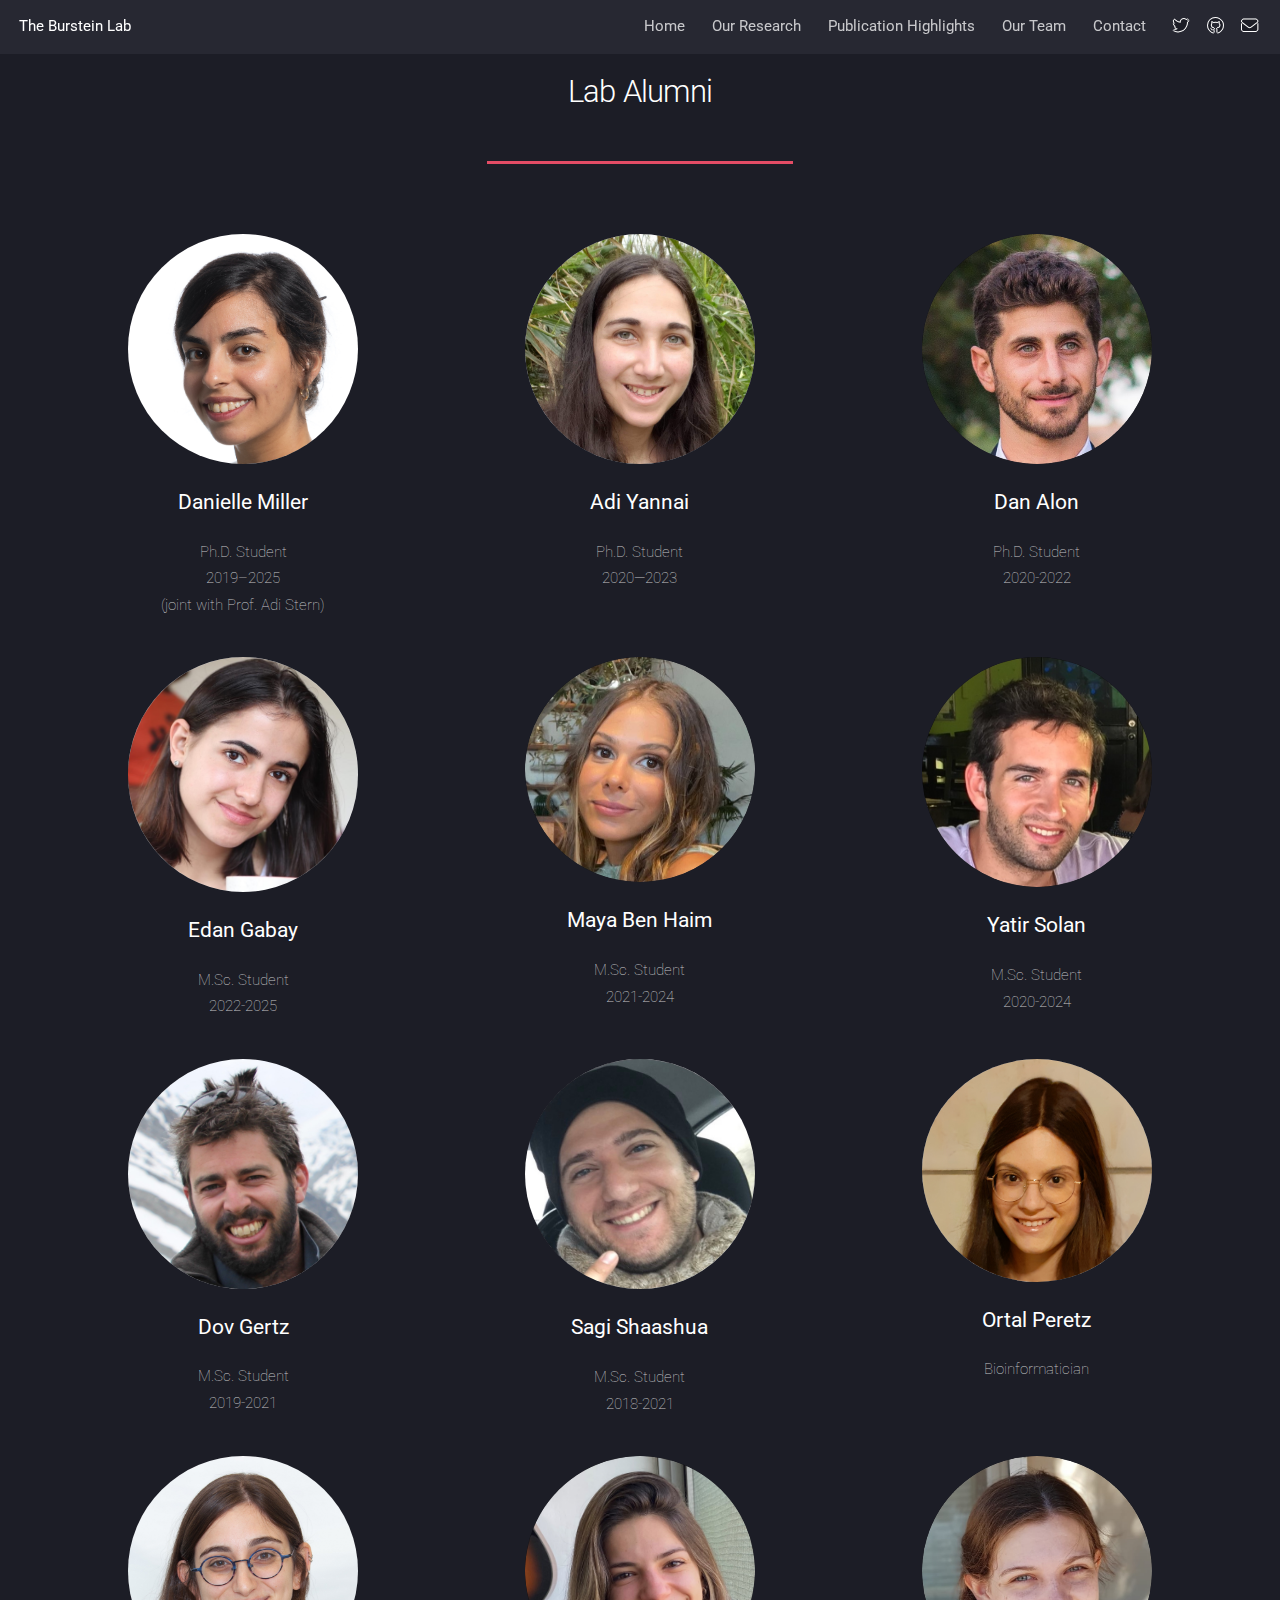
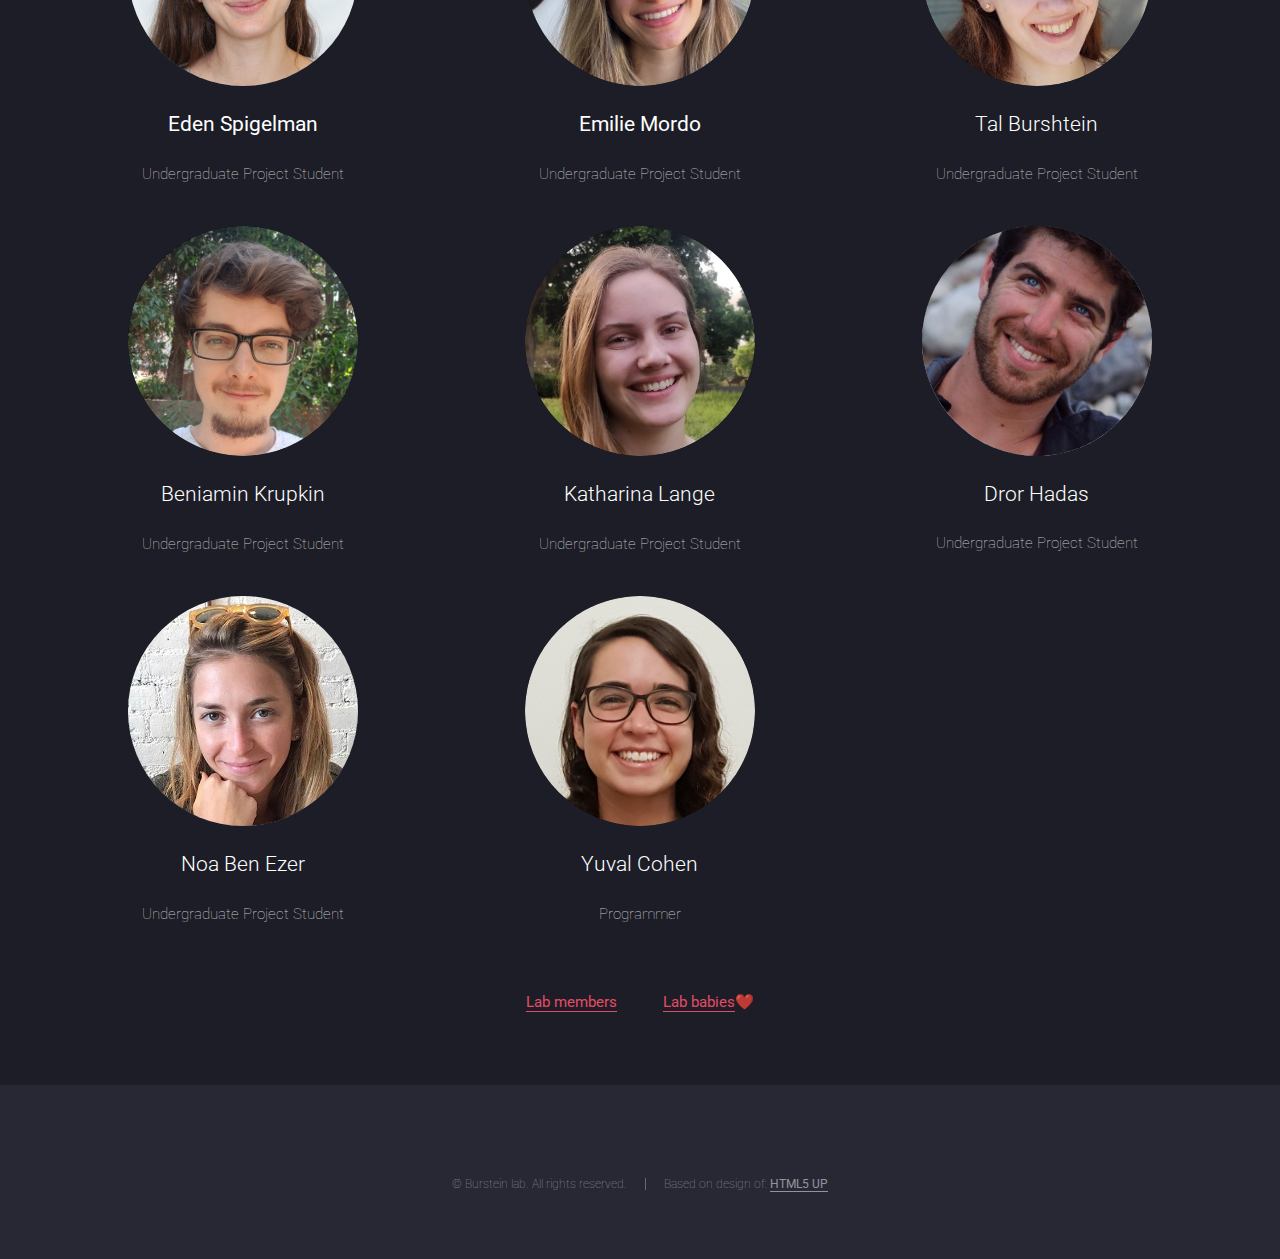
<file: alumni.html>
<!DOCTYPE HTML>
<html>
	<head>
		<title>Burstein Lab: Metagenomics, Machine-learning, Molecular microbiology and Fun!</title>
		<meta charset="utf-8" />
		<meta name="viewport" content="width=device-width, initial-scale=1, user-scalable=no" />
		<meta name="description" content="David Burstein's lab webpage">
		<meta name="keywords" content="CRISPR,Cas,CRISPR-Cas,LLM,LLMs,Large Language Models,Antibiotics,Antibiotic-resistance,Metagenomics,Machine-learning,Microbiology,Deep-learning,Antimicrobial-resistance">
		<meta name="author" content="David Burstein, Dudu Burstein,דודו בורשטיין,דוד בורשטיין">
		<link rel="stylesheet" href="assets/css/main2.css" />
		<noscript><link rel="stylesheet" href="assets/css/noscript.css" /></noscript>
	</head>
	<body class="is-preload landing">
		<div id="page-wrapper">

			<!-- Header -->
			<header id="header">

				<h1 id="logo"><a href="index.html">The Burstein Lab</a></h1>

				<nav id="nav">
					<ul>
						<li><a href="index.html" class="scrolly">Home</a></li>
						<li><a href="#_research_" class="scrolly">Our Research</a>
							<ul>
								<li><a href="research.html">Research Projects</a>
									<!-- <ul> -->
										<li><a href="research.html#LeadingRegion">- Plasmid anti-defense</a></li>
										<li><a href="research.html#MicroNLP">- Microbial language models</a></li>
										<li><a href="research.html#AMR">- Discovery of resistance genes</a></li>
										<li><a href="research.html#CRISPRdx">- CRISPR-based diagnostics</a></li>
										<li><a href="research.html#InterMicrobe">- Other studied systems</a></li>
									<!-- </ul> -->
								</li>
							</ul>
						</li>
						<li><a href="#_pub_" class="scrolly">Publication Highlights</a></li>
						<li>
							<a href="#_team_" class="scrolly">Our Team</a>
							<ul>
								<li><a href="#_team_">Current</a></li>
								<li><a href="alumni.html">Alumni</a></li>
								<li><a href="babies.html">Lab babies</a></li>
							</ul>
						</li>
						<li><a href="#_contact_" class="scrolly">Contact</a></li>
						<li><a target="_blank" rel="noopener" href="https://twitter.com/BursteinLab" class="icon brands alt fa-twitter"><span class="label">Twitter</span></a></li>				
						<li><a target="_blank" rel="noopener" href="https://github.com/burstein-lab" class="icon brands alt fa-github"><span class="label">GitHub</span></a></li>
						<li><a href="mailto:davidbur@tauex.tau.ac.il" class="icon solid alt fa-envelope"><span class="label">Email</span></a></li>

					  </ul>
				</nav>
			</header>

			<!-- _alumni_ -->
				<section id="_alumni_" class="wrapper style1 special fade-up">
					<div class="container">
						<header class="major">
							<h2>Lab Alumni</h2>
						</header>
						<div class="box alt">
							<div class="row gtr-uniform">
																<section class="col-4 col-6-medium col-12-xsmall">
									<span class="rimage"><img src="images/Miller_MR4_4172.Circ.jpg" alt="" /></span>
									<h3><a href="mailto:danimillers10@gmail.com">Danielle Miller</a></h3>
									<p>
										Ph.D. Student<br>2019–2025 <BR>
										(joint with Prof. Adi Stern)
									</p>
								</section>

								<section class="col-4 col-6-medium col-12-xsmall">
									<span class="rimage"><img src="images/AdiY_round.jpg" alt="" /></span>
									<h3><a href="mailto:adiyannai6@gmail.com">Adi Yannai</a></h3>
									<p>
										Ph.D. Student<BR>2020—2023
									</p>
								</section>

								<section class="col-4 col-6-medium col-12-xsmall">
									<span class="rimage"><img src="images/DanAlon_round.jpg" alt="" /></span>
									<h3><a href="mailto:alondanm@gmail.com">Dan Alon</a></h3>
									<p>
										Ph.D. Student<BR>2020-2022
									</p>
								</section>

								
								<section class="col-4 col-6-medium col-12-xsmall">
									<span class="rimage"><img src="images/EdanRound.jpg" alt="" /></span>
									<h3><a href="mailto:edangabay@gmail.com">Edan Gabay</a></h3>
									<p>
										M.Sc. Student<BR>2022-2025
									</p>
								</section>

								<section class="col-4 col-6-medium col-12-xsmall">
									<span class="rimage"><img src="images/maya_round.jpg" alt="" /></span>
									<h3><a href="mailto:mayabenhaim1@mail.tau.ac.il">Maya Ben Haim</a></h3>
									<p>
										M.Sc. Student <BR> 2021-2024
									</p>
								</section>

								<section class="col-4 col-6-medium col-12-xsmall">
									<span class="rimage"><img src="images/Yatir_circle.jpg" alt="" /></span>
									<h3><a href="mailto:yatir.solan@gmail.com">Yatir Solan</a></h3>
									<p>
										M.Sc. Student<BR>2020-2024
									</p>
								</section>

								<section class="col-4 col-6-medium col-12-xsmall">
									<span class="rimage"><img src="images/Dov_round2.jpg" alt="" /></span>
									<h3><a href="mailto:dovgertz1@gmail.com">Dov Gertz</a></h3>
									<p>
										M.Sc. Student<BR>2019-2021
									</p>
								</section>

								<section class="col-4 col-6-medium col-12-xsmall">
									<span class="rimage"><img src="images/sagi_round.jpg" alt="" /></span>
									<h3><a href="mailto:sagishaashua@gmail.com">Sagi Shaashua</a></h3>
									<p>
										M.Sc. Student<BR>2018-2021
									</p>
								</section>

								<section class="col-4 col-6-medium col-12-xsmall">
									<span class="rimage"><img src="images/OrtalCirc2.jpg" alt="" /></span>
									<h3><a href="mailto:ortalest@tauex.tau.ac.il">Ortal Peretz</a></h3>
									<p>
										Bioinformatician
									</p>
								</section>

								<section class="col-4 col-6-medium col-12-xsmall">
									<span class="rimage"><img src="images/EdenSpigelmanRound.jpg" alt="" /></span>
									<h3><a href="mailto:spigelman@mail.tau.ac.il">Eden Spigelman</a></h3>
									<p>
										Undergraduate Project Student
									</p>
								</section>

								<section class="col-4 col-6-medium col-12-xsmall">
									<span class="rimage"><img src="images/mle_round.jpg" alt="" /></span>
									<h3><a href="mailto:emiliemordo@mail.tau.ac.il">Emilie Mordo</a></h3>
									<p>
										Undergraduate Project Student
								</section>

								<section class="col-4 col-6-medium col-12-xsmall">
									<span class="rimage"><img src="images/TalB1_round.jpg" alt="" /></span>
									<h3>Tal Burshtein</h3>
									<p>
										Undergraduate Project Student
									</p>
								</section>


								<section class="col-4 col-6-medium col-12-xsmall">
									<span class="rimage"><img src="images/circle-benny.jpg" alt="" /></span>
									<h3>Beniamin Krupkin</h3>
									<p>
										Undergraduate Project Student
									</p>
								</section>


								<section class="col-4 col-6-medium col-12-xsmall">
									<span class="rimage"><img src="images/Katharina.circ.jpg" alt="" /></span>
									<h3>Katharina Lange</h3>
									<p>
										Undergraduate Project Student
									</p>
								</section>

								<section class="col-4 col-6-medium col-12-xsmall">
									<span class="rimage"><img src="images/Dror_round.jpg" alt="" /></span>
									<h3>Dror Hadas</h3>
									<p>
										Undergraduate Project Student
									</p>
								</section>

								<section class="col-4 col-6-medium col-12-xsmall">
									<span class="rimage"><img src="images/noa2.round.jpg" alt="" /></span>
									<h3>Noa Ben Ezer</h3>
									<p>
										Undergraduate Project Student
									</p>
								</section>

								<section class="col-4 col-6-medium col-12-xsmall">
									<span class="rimage"><img src="images/Yuval.circ.jpg" alt="" /></span>
									<h3>Yuval Cohen</h3>
									<p>
										Programmer
									</p>
								</section>


							</div>
						</div>
						<footer class="major">
						  <ul class="actions special">
							<li><a href="index.html#_team_">Lab members</a></li>
							<li>&nbsp;&nbsp;&nbsp;&nbsp;</li>
							<li><a href="babies.html">Lab babies</a>❤️</li>
						  </ul>
						</footer>
						
						
					</div>
				</section>

<!-- Footer -->
				<footer id="footer">
<!--
					<ul class="icons">
						<li><a href="#" class="icon brands alt fa-twitter"><span class="label">Twitter</span></a></li>
						<li><a href="#" class="icon brands alt fa-facebook-f"><span class="label">Facebook</span></a></li>
						<li><a href="#" class="icon brands alt fa-linkedin-in"><span class="label">LinkedIn</span></a></li>
						<li><a href="#" class="icon brands alt fa-instagram"><span class="label">Instagram</span></a></li>
						<li><a href="#" class="icon brands alt fa-github"><span class="label">GitHub</span></a></li>
						<li><a href="mailto:davidbur@tau.ac.il" class="icon solid alt fa-envelope"><span class="label">Email</span></a></li>
					</ul>
-->
					<ul class="copyright">
						<li>&copy; Burstein lab. All rights reserved.</li><li>Based on design of: <a href="http://html5up.net">HTML5 UP</a></li>
					</ul>
				</footer>

		</div>

		<!-- Scripts -->
			<script src="assets/js/jquery.min.js"></script>
			<script src="assets/js/jquery.scrolly.min.js"></script>
			<script src="assets/js/jquery.dropotron.min.js"></script>
			<script src="assets/js/jquery.scrollex.min.js"></script>
			<script src="assets/js/browser.min.js"></script>
			<script src="assets/js/breakpoints.min.js"></script>
			<script src="assets/js/util.js"></script>
			<script src="assets/js/main.js"></script>

	</body>
</html>
</file>
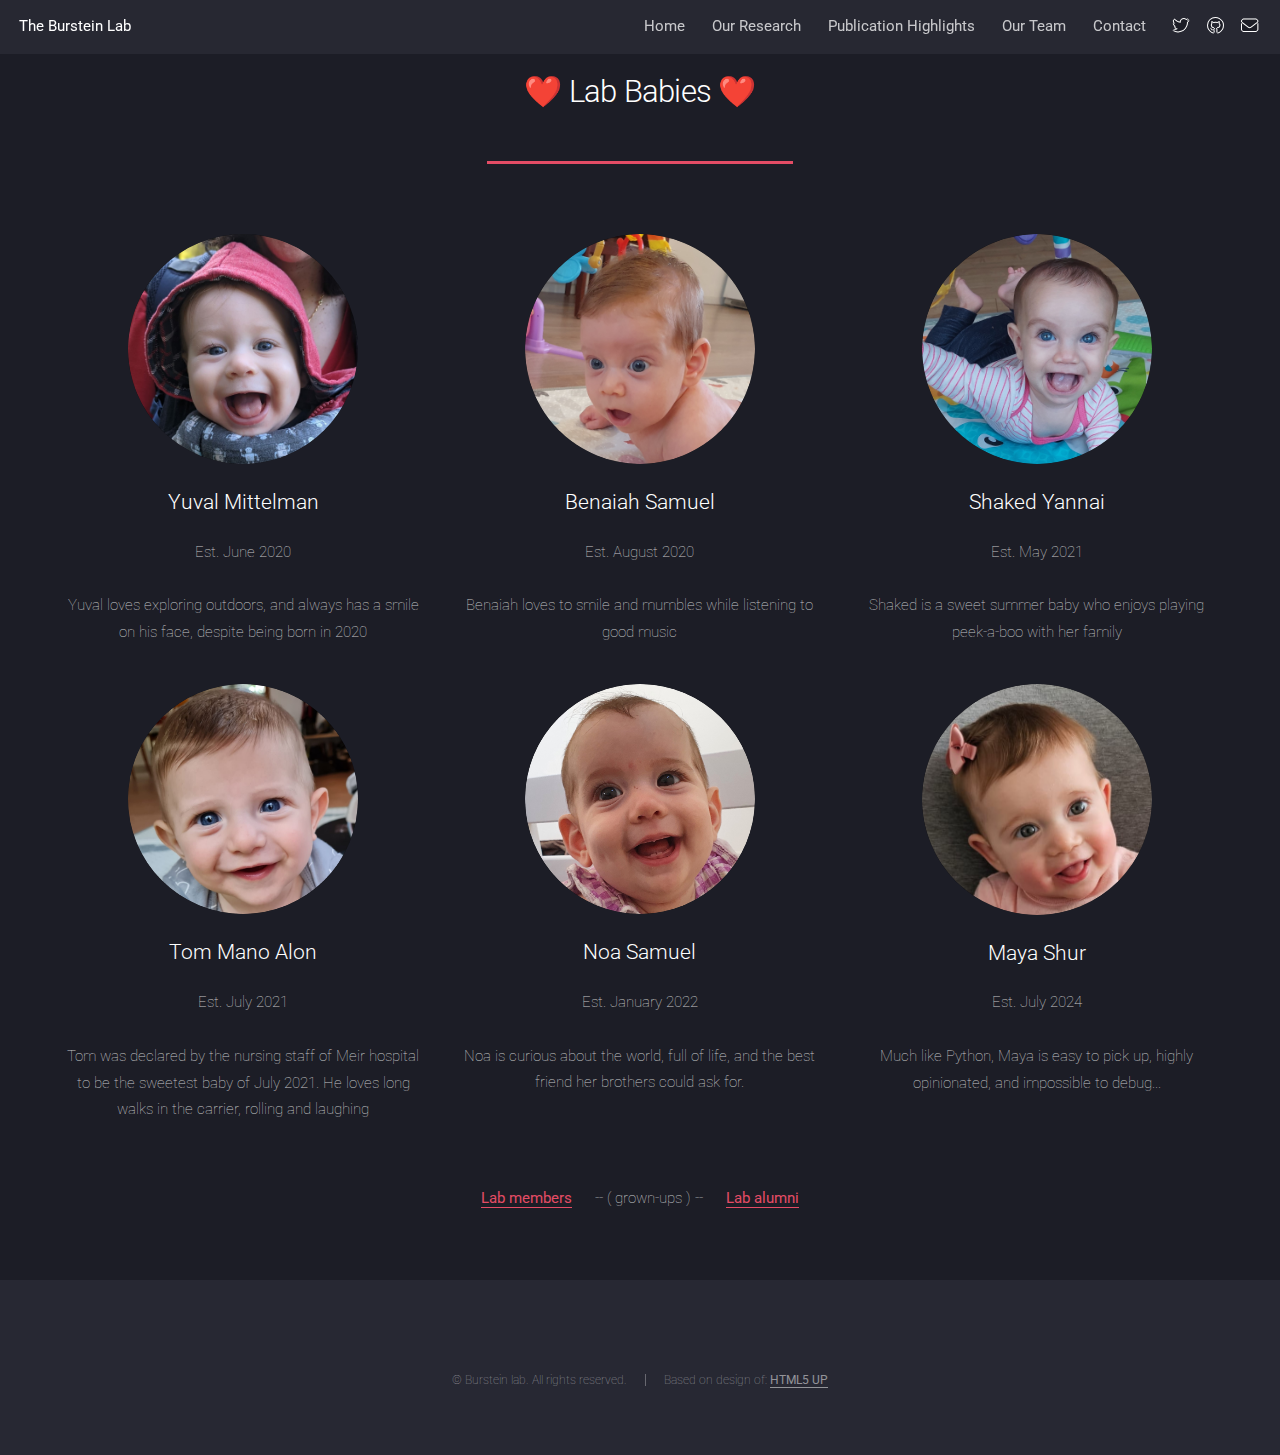
<file: babies.html>
<!DOCTYPE HTML>
<html>
	<head>
		<title>Burstein Lab: Metagenomics, Machine-learning, Molecular microbiology and Fun!</title>
		<meta charset="utf-8" />
		<meta name="viewport" content="width=device-width, initial-scale=1, user-scalable=no" />
		<meta name="description" content="David Burstein's lab webpage">
  	<meta name="keywords" content="CRISPR,Cas,CRISPR-Cas,LLM,LLMs,Large Language Models,Antibiotics,Antibiotic-resistance,Metagenomics,Machine-learning,Microbiology,Deep-learning,Antimicrobial-resistance">
  	<meta name="author" content="David Burstein, Dudu Burstein,דודו בורשטיין,דוד בורשטיין">
		<link rel="stylesheet" href="assets/css/main2.css" />
		<noscript><link rel="stylesheet" href="assets/css/noscript.css" /></noscript>
	</head>
	<body class="is-preload landing">
		<div id="page-wrapper">

			<!-- Header -->
			<header id="header">

				<h1 id="logo"><a href="index.html">The Burstein Lab</a></h1>

				<nav id="nav">
					<ul>
						<li><a href="index.html" class="scrolly">Home</a></li>
						<li><a href="index.html#_research_" class="scrolly">Our Research</a>
							<ul>
								<li><a href="research.html">Research Projects</a>
									<!-- <ul> -->
										<li><a href="research.html#LeadingRegion">- Plasmid anti-defense</a></li>
										<li><a href="research.html#MicroNLP">- Microbial language models</a></li>
										<li><a href="research.html#AMR">- Discovery of resistance genes</a></li>
										<li><a href="research.html#CRISPRdx">- CRISPR-based diagnostics</a></li>
										<li><a href="research.html#InterMicrobe">- Other studied systems</a></li>
									<!-- </ul> -->
								</li>
							</ul>
						</li>
						<li><a href="index.html#_pub_" class="scrolly">Publication Highlights</a></li>
						<li>
							<a href="index.html#_team_" class="scrolly">Our Team</a>
							<ul>
								<li><a href="index.html#_team_">Current</a></li>
								<li><a href="alumni.html">Alumni</a></li>
								<li><a href="babies.html">Lab babies</a></li>
							</ul>
						</li>
						<li><a href="index.html#_contact_" class="scrolly">Contact</a></li>
						<li><a target="_blank" rel="noopener" href="https://twitter.com/BursteinLab" class="icon brands alt fa-twitter"><span class="label">Twitter</span></a></li>				
						<li><a target="_blank" rel="noopener" href="https://github.com/burstein-lab" class="icon brands alt fa-github"><span class="label">GitHub</span></a></li>
						<li><a href="mailto:davidbur@tauex.tau.ac.il" class="icon solid alt fa-envelope"><span class="label">Email</span></a></li>

					  </ul>
				</nav>
			</header>

			<!-- _babies_ -->
				<section id="_babies_" class="wrapper style1 special fade-up">
					<div class="container">
						<header class="major">
							<h2>❤️ Lab Babies ❤️</h2>
						</header>
						<div class="box alt">
							<div class="row gtr-uniform">

								<section class="col-4 col-6-medium col-12-xsmall">
									<span class="rimage"><img src="images/YuvalM.jpg" alt="" /></span>
									<h3>Yuval Mittelman</h3>
									<p>
										Est. June 2020<BR><BR>
										Yuval loves
										exploring outdoors, and always
										has a smile on his face, despite
										being born in 2020
									</p>
								</section>

								<section class="col-4 col-6-medium col-12-xsmall">
									<span class="rimage"><img src="images/Benaiah1_round.jpg" alt="" /></span>
									<h3>Benaiah Samuel</h3>
									<p>
										Est. August 2020<BR><BR>
										Benaiah loves to smile and mumbles while
										listening to good music 
									</p>
								</section>

								<section class="col-4 col-6-medium col-12-xsmall">
									<span class="rimage"><img src="images/shaked_round.jpg" alt="" /></span>
									<h3>Shaked Yannai</h3>
									<p>
										Est. May 2021 <BR><BR>
										Shaked is a sweet summer baby
										who enjoys playing peek-a-boo
										with her family
									</p>
								</section>

								<section class="col-4 col-6-medium col-12-xsmall">
									<span class="rimage"><img src="images/Tom_round.jpg" alt="" /></span>
									<h3>Tom Mano Alon</h3>
									<p>
										Est. July 2021 <BR><BR>
										Tom was declared by the
										nursing staff of Meir hospital
										to be the sweetest baby of July
										2021. He loves long walks in the
										carrier, rolling and laughing
									</p>
								</section>

								<section class="col-4 col-6-medium col-12-xsmall">
									<span class="rimage"><img src="images/noa_round.jpg" alt="" /></span>
									<h3>Noa Samuel</h3>
									<p>
										Est. January 2022 <BR><BR>
										Noa is curious about the world, full of life, and the best friend her brothers could ask for.
									</p>
								</section>


								<section class="col-4 col-6-medium col-12-xsmall">
									<span class="rimage"><img src="images/mika_round2.jpg" alt="" /></span>
									<h3>Maya Shur</h3>
									<p>
										Est. July 2024<BR><BR>
										Much like Python, Maya is easy to pick up, highly opinionated, and impossible to debug...
									</p>
								</section>

							</div>
						</div>
						
						<footer class="major">
						  <ul class="actions special">
							<li><a href="index.html#_team_">Lab members</a></li>
							<li>&nbsp;&nbsp;-- ( grown-ups ) --&nbsp;&nbsp;</li>
							<li><a href="alumni.html">Lab alumni</a></li>
						  </ul>
						</footer>
						

					</div>
				</section>

<!-- Footer -->
				<footer id="footer">
<!--
					<ul class="icons">
						<li><a href="#" class="icon brands alt fa-twitter"><span class="label">Twitter</span></a></li>
						<li><a href="#" class="icon brands alt fa-facebook-f"><span class="label">Facebook</span></a></li>
						<li><a href="#" class="icon brands alt fa-linkedin-in"><span class="label">LinkedIn</span></a></li>
						<li><a href="#" class="icon brands alt fa-instagram"><span class="label">Instagram</span></a></li>
						<li><a href="#" class="icon brands alt fa-github"><span class="label">GitHub</span></a></li>
						<li><a href="mailto:davidbur@tau.ac.il" class="icon solid alt fa-envelope"><span class="label">Email</span></a></li>
					</ul>
-->
					<ul class="copyright">
						<li>&copy; Burstein lab. All rights reserved.</li><li>Based on design of: <a href="http://html5up.net">HTML5 UP</a></li>
					</ul>
				</footer>

		</div>

		<!-- Scripts -->
			<script src="assets/js/jquery.min.js"></script>
			<script src="assets/js/jquery.scrolly.min.js"></script>
			<script src="assets/js/jquery.dropotron.min.js"></script>
			<script src="assets/js/jquery.scrollex.min.js"></script>
			<script src="assets/js/browser.min.js"></script>
			<script src="assets/js/breakpoints.min.js"></script>
			<script src="assets/js/util.js"></script>
			<script src="assets/js/main.js"></script>

	</body>
</html>
</file>
<file: assets/css/noscript.css>
/*
	Landed by HTML5 UP
	html5up.net | @ajlkn
	Free for personal and commercial use under the CCA 3.0 license (html5up.net/license)
*/

/* Loader */

	body.landing.is-preload:before {
		display: none;
	}

	body.landing.is-preload:after {
		display: none;
	}
</file>
<file: assets/css/main2.css>
@import url("fontawesome-all.min.css");
@import url("https://fonts.googleapis.com/css?family=Roboto:100,300,100italic,300italic");

/*
	Landed by HTML5 UP
	html5up.net | @ajlkn
	Free for personal and commercial use under the CCA 3.0 license (html5up.net/license)
*/

html, body, div, span, applet, object,
iframe, h1, h2, h3, h4, h5, h6, p, blockquote,
pre, a, abbr, acronym, address, big, cite,
code, del, dfn, em, img, ins, kbd, q, s, samp,
small, strike, strong, sub, sup, tt, var, b,
u, i, center, dl, dt, dd, ol, ul, li, fieldset,
form, label, legend, table, caption, tbody,
tfoot, thead, tr, th, td, article, aside,
canvas, details, embed, figure, figcaption,
footer, header, hgroup, menu, nav, output, ruby,
section, summary, time, mark, audio, video {
	margin: 0;
	padding: 0;
	border: 0;
	font-size: 100%;
	font: inherit;
	vertical-align: baseline;}

article, aside, details, figcaption, figure,
footer, header, hgroup, menu, nav, section {
	display: block;}

body {
	line-height: 1;
}

ol, ul {
	list-style: none;
}

blockquote, q {
	quotes: none;
}

	blockquote:before, blockquote:after, q:before, q:after {
		content: '';
		content: none;
	}

table {
	border-collapse: collapse;
	border-spacing: 0;
}

body {
	-webkit-text-size-adjust: none;
}

mark {
	background-color: transparent;
	color: inherit;
}

input::-moz-focus-inner {
	border: 0;
	padding: 0;
}

input, select, textarea {
	-moz-appearance: none;
	-webkit-appearance: none;
	-ms-appearance: none;
	appearance: none;
}

/* Basic */

	html {
		box-sizing: border-box;
	}

	*, *:before, *:after {
		box-sizing: inherit;
	}

	html, body {
		background: #1c1d26;
	}

	body.is-preload *, body.is-preload *:before, body.is-preload *:after {
		-moz-animation: none !important;
		-webkit-animation: none !important;
		-ms-animation: none !important;
		animation: none !important;
		-moz-transition: none !important;
		-webkit-transition: none !important;
		-ms-transition: none !important;
		transition: none !important;
	}

	body, input, select, textarea {
		color: rgba(255, 255, 255, 0.75);
		font-family: "Roboto", Helvetica, sans-serif;
		font-size: 15pt;
		font-weight: 100;
		line-height: 1.75em;
	}

	a {
		-moz-transition: border-color 0.2s ease-in-out, color 0.2s ease-in-out;
		-webkit-transition: border-color 0.2s ease-in-out, color 0.2s ease-in-out;
		-ms-transition: border-color 0.2s ease-in-out, color 0.2s ease-in-out;
		transition: border-color 0.2s ease-in-out, color 0.2s ease-in-out;
		border-bottom: solid 1px;
		color: #e44c65;
		text-decoration: none;
		font-weight: 400;
	}

		a:hover {
			color: #ff5c77 !important;
			border-bottom-color: transparent;
		}

	strong, b {
		color: #ffffff;
		font-weight: 300;
	}

	em, i {
		font-style: italic;
	}

	p {
		margin: 0 0 2em 0;
	}

	h1, h2, h3, h4, h5, h6 {
		color: #ffffff;
		font-weight: 300;
		line-height: 1em;
		margin: 0 0 1em 0;
	}

		h1 a, h2 a, h3 a, h4 a, h5 a, h6 a {
			color: inherit;
			border: 0;
		}

	h2 {
		font-size: 2em;
		line-height: 1.5em;
		letter-spacing: -0.025em;
	}

	h3 {
		font-size: 1.35em;
		line-height: 1.5em;
	}

	h4 {
		font-size: 1.1em;
		line-height: 1.5em;
	}

	h5 {
		font-size: 0.9em;
		line-height: 1.5em;
	}

	h6 {
		font-size: 0.7em;
		line-height: 1.5em;
	}

	sub {
		font-size: 0.8em;
		position: relative;
		top: 0.5em;
	}

	sup {
		font-size: 0.8em;
		position: relative;
		top: -0.5em;
	}

	hr {
		border: 0;
		border-bottom: solid 1px rgba(255, 255, 255, 0.3);
		margin: 3em 0;
	}

		hr.major {
			margin: 4em 0;
		}

	blockquote {
		border-left: solid 4px rgba(255, 255, 255, 0.3);
		font-style: italic;
		margin: 0 0 2em 0;
		padding: 0.5em 0 0.5em 2em;
	}

	code {
		background: rgba(255, 255, 255, 0.075);
		border-radius: 4px;
		font-family: "Courier New", monospace;
		font-size: 0.9em;
		margin: 0 0.25em;
		padding: 0.25em 0.65em;
	}

	pre {
		-webkit-overflow-scrolling: touch;
		font-family: "Courier New", monospace;
		font-size: 0.9em;
		margin: 0 0 2em 0;
	}

		pre code {
			display: block;
			line-height: 1.75em;
			padding: 1em 1.5em;
			overflow-x: auto;
		}

	.align-left {
		text-align: left;
	}

	.align-center {
		text-align: center;
	}

	.align-right {
		text-align: right;
	}


	.rimage {
		border-radius: 100%;
		display: inline-block;
		height: 15e;
		vertical-align: middle;
		width: 15em;
		margin-bottom: 1.5em
	}

		.rimage img {
			border-radius: 100%;
			display: block;
			width: 100%;
		}


/* Loader */

	@-moz-keyframes spinner-show {
		0% {
			opacity: 0;
		}

		100% {
			opacity: 1;
		}
	}

	@-webkit-keyframes spinner-show {
		0% {
			opacity: 0;
		}

		100% {
			opacity: 1;
		}
	}

	@-ms-keyframes spinner-show {
		0% {
			opacity: 0;
		}

		100% {
			opacity: 1;
		}
	}

	@keyframes spinner-show {
		0% {
			opacity: 0;
		}

		100% {
			opacity: 1;
		}
	}

	@-moz-keyframes spinner-hide {
		0% {
			color: rgba(255, 255, 255, 0.15);
			z-index: 100001;
			-moz-transform: scale(1) rotate(0deg);
			-webkit-transform: scale(1) rotate(0deg);
			-ms-transform: scale(1) rotate(0deg);
			transform: scale(1) rotate(0deg);
		}

		99% {
			color: #1c1d26;
			z-index: 100001;
			-moz-transform: scale(0.5) rotate(360deg);
			-webkit-transform: scale(0.5) rotate(360deg);
			-ms-transform: scale(0.5) rotate(360deg);
			transform: scale(0.5) rotate(360deg);
		}

		100% {
			color: #1c1d26;
			z-index: -1;
			-moz-transform: scale(0.5) rotate(360deg);
			-webkit-transform: scale(0.5) rotate(360deg);
			-ms-transform: scale(0.5) rotate(360deg);
			transform: scale(0.5) rotate(360deg);
		}
	}

	@-webkit-keyframes spinner-hide {
		0% {
			color: rgba(255, 255, 255, 0.15);
			z-index: 100001;
			-moz-transform: scale(1) rotate(0deg);
			-webkit-transform: scale(1) rotate(0deg);
			-ms-transform: scale(1) rotate(0deg);
			transform: scale(1) rotate(0deg);
		}

		99% {
			color: #1c1d26;
			z-index: 100001;
			-moz-transform: scale(0.5) rotate(360deg);
			-webkit-transform: scale(0.5) rotate(360deg);
			-ms-transform: scale(0.5) rotate(360deg);
			transform: scale(0.5) rotate(360deg);
		}

		100% {
			color: #1c1d26;
			z-index: -1;
			-moz-transform: scale(0.5) rotate(360deg);
			-webkit-transform: scale(0.5) rotate(360deg);
			-ms-transform: scale(0.5) rotate(360deg);
			transform: scale(0.5) rotate(360deg);
		}
	}

	@-ms-keyframes spinner-hide {
		0% {
			color: rgba(255, 255, 255, 0.15);
			z-index: 100001;
			-moz-transform: scale(1) rotate(0deg);
			-webkit-transform: scale(1) rotate(0deg);
			-ms-transform: scale(1) rotate(0deg);
			transform: scale(1) rotate(0deg);
		}

		99% {
			color: #1c1d26;
			z-index: 100001;
			-moz-transform: scale(0.5) rotate(360deg);
			-webkit-transform: scale(0.5) rotate(360deg);
			-ms-transform: scale(0.5) rotate(360deg);
			transform: scale(0.5) rotate(360deg);
		}

		100% {
			color: #1c1d26;
			z-index: -1;
			-moz-transform: scale(0.5) rotate(360deg);
			-webkit-transform: scale(0.5) rotate(360deg);
			-ms-transform: scale(0.5) rotate(360deg);
			transform: scale(0.5) rotate(360deg);
		}
	}

	@keyframes spinner-hide {
		0% {
			color: rgba(255, 255, 255, 0.15);
			z-index: 100001;
			-moz-transform: scale(1) rotate(0deg);
			-webkit-transform: scale(1) rotate(0deg);
			-ms-transform: scale(1) rotate(0deg);
			transform: scale(1) rotate(0deg);
		}

		99% {
			color: #1c1d26;
			z-index: 100001;
			-moz-transform: scale(0.5) rotate(360deg);
			-webkit-transform: scale(0.5) rotate(360deg);
			-ms-transform: scale(0.5) rotate(360deg);
			transform: scale(0.5) rotate(360deg);
		}

		100% {
			color: #1c1d26;
			z-index: -1;
			-moz-transform: scale(0.5) rotate(360deg);
			-webkit-transform: scale(0.5) rotate(360deg);
			-ms-transform: scale(0.5) rotate(360deg);
			transform: scale(0.5) rotate(360deg);
		}
	}

	@-moz-keyframes spinner-rotate {
		0% {
			-moz-transform: scale(1) rotate(0deg);
			-webkit-transform: scale(1) rotate(0deg);
			-ms-transform: scale(1) rotate(0deg);
			transform: scale(1) rotate(0deg);
		}

		100% {
			-moz-transform: scale(1) rotate(360deg);
			-webkit-transform: scale(1) rotate(360deg);
			-ms-transform: scale(1) rotate(360deg);
			transform: scale(1) rotate(360deg);
		}
	}

	@-webkit-keyframes spinner-rotate {
		0% {
			-moz-transform: scale(1) rotate(0deg);
			-webkit-transform: scale(1) rotate(0deg);
			-ms-transform: scale(1) rotate(0deg);
			transform: scale(1) rotate(0deg);
		}

		100% {
			-moz-transform: scale(1) rotate(360deg);
			-webkit-transform: scale(1) rotate(360deg);
			-ms-transform: scale(1) rotate(360deg);
			transform: scale(1) rotate(360deg);
		}
	}

	@-ms-keyframes spinner-rotate {
		0% {
			-moz-transform: scale(1) rotate(0deg);
			-webkit-transform: scale(1) rotate(0deg);
			-ms-transform: scale(1) rotate(0deg);
			transform: scale(1) rotate(0deg);
		}

		100% {
			-moz-transform: scale(1) rotate(360deg);
			-webkit-transform: scale(1) rotate(360deg);
			-ms-transform: scale(1) rotate(360deg);
			transform: scale(1) rotate(360deg);
		}
	}

	@keyframes spinner-rotate {
		0% {
			-moz-transform: scale(1) rotate(0deg);
			-webkit-transform: scale(1) rotate(0deg);
			-ms-transform: scale(1) rotate(0deg);
			transform: scale(1) rotate(0deg);
		}

		100% {
			-moz-transform: scale(1) rotate(360deg);
			-webkit-transform: scale(1) rotate(360deg);
			-ms-transform: scale(1) rotate(360deg);
			transform: scale(1) rotate(360deg);
		}
	}

	@-moz-keyframes overlay-hide {
		0% {
			opacity: 1;
			z-index: 100000;
		}

		15% {
			opacity: 1;
			z-index: 100000;
		}

		99% {
			opacity: 0;
			z-index: 100000;
		}

		100% {
			opacity: 0;
			z-index: -1;
		}
	}

	@-webkit-keyframes overlay-hide {
		0% {
			opacity: 1;
			z-index: 100000;
		}

		15% {
			opacity: 1;
			z-index: 100000;
		}

		99% {
			opacity: 0;
			z-index: 100000;
		}

		100% {
			opacity: 0;
			z-index: -1;
		}
	}

	@-ms-keyframes overlay-hide {
		0% {
			opacity: 1;
			z-index: 100000;
		}

		15% {
			opacity: 1;
			z-index: 100000;
		}

		99% {
			opacity: 0;
			z-index: 100000;
		}

		100% {
			opacity: 0;
			z-index: -1;
		}
	}

	@keyframes overlay-hide {
		0% {
			opacity: 1;
			z-index: 100000;
		}

		15% {
			opacity: 1;
			z-index: 100000;
		}

		99% {
			opacity: 0;
			z-index: 100000;
		}

		100% {
			opacity: 0;
			z-index: -1;
		}
	}

	body.landing {
		text-decoration: none;
	}

		body.landing:before {
			-moz-osx-font-smoothing: grayscale;
			-webkit-font-smoothing: antialiased;
			display: inline-block;
			font-style: normal;
			font-variant: normal;
			text-rendering: auto;
			line-height: 1;
			text-transform: none !important;
			font-family: 'Font Awesome 5 Free';
			font-weight: 900;
		}

		body.landing:before {
			-moz-animation: spinner-show 1.5s 1 0.25s ease forwards, spinner-hide 0.25s ease-in-out forwards !important;
			-webkit-animation: spinner-show 1.5s 1 0.25s ease forwards, spinner-hide 0.25s ease-in-out forwards !important;
			-ms-animation: spinner-show 1.5s 1 0.25s ease forwards, spinner-hide 0.25s ease-in-out forwards !important;
			animation: spinner-show 1.5s 1 0.25s ease forwards, spinner-hide 0.25s ease-in-out forwards !important;
			-moz-transform-origin: 50% 50%;
			-webkit-transform-origin: 50% 50%;
			-ms-transform-origin: 50% 50%;
			transform-origin: 50% 50%;
			color: rgba(255, 255, 255, 0.15);
			content: '\f1ce';
			cursor: default;
			display: block;
			font-size: 2em;
			height: 2em;
			left: 50%;
			line-height: 2em;
			margin: -1em 0 0 -1em;
			opacity: 0;
			position: fixed;
			text-align: center;
			top: 50%;
			width: 2em;
			z-index: -1;
		}

		body.landing:after {
			-moz-animation: overlay-hide 1.5s ease-in forwards !important;
			-webkit-animation: overlay-hide 1.5s ease-in forwards !important;
			-ms-animation: overlay-hide 1.5s ease-in forwards !important;
			animation: overlay-hide 1.5s ease-in forwards !important;
			background: #1c1d26;
			content: '';
			display: block;
			height: 100%;
			left: 0;
			opacity: 0;
			position: fixed;
			top: 0;
			width: 100%;
			z-index: -1;
		}

		body.landing.is-preload:before {
			-moz-animation: spinner-show 1.5s 1 0.25s ease forwards, spinner-rotate 0.75s infinite linear !important;
			-webkit-animation: spinner-show 1.5s 1 0.25s ease forwards, spinner-rotate 0.75s infinite linear !important;
			-ms-animation: spinner-show 1.5s 1 0.25s ease forwards, spinner-rotate 0.75s infinite linear !important;
			animation: spinner-show 1.5s 1 0.25s ease forwards, spinner-rotate 0.75s infinite linear !important;
			z-index: 100001;
		}

		body.landing.is-preload:after {
			-moz-animation: none !important;
			-webkit-animation: none !important;
			-ms-animation: none !important;
			animation: none !important;
			opacity: 1;
			z-index: 100000;
		}

	@media (-webkit-min-device-pixel-ratio: 2) {

		body.landing:before {
			line-height: 2.025em;
		}

	}

/* Container */

	.container {
		margin: 0 auto;
		max-width: calc(100% - 4em);
		width: 70em;
	}

		.container.xsmall {
			width: 17.5em;
		}

		.container.small {
			width: 35em;
		}

		.container.medium {
			width: 52.5em;
		}

		.container.large {
			width: 87.5em;
		}

		.container.xlarge {
			width: 105em;
		}

		.container.max {
			width: 100%;
		}

		@media screen and (max-width: 1280px) {

			.container {
				width: 90%;
				max-width: 100%;
			}

		}

		@media screen and (max-width: 980px) {

			.container {
				width: 100% !important;
			}

		}

/* Row */

	.row {
		display: flex;
		flex-wrap: wrap;
		box-sizing: border-box;
		align-items: stretch;
	}

		.row > * {
			box-sizing: border-box;
		}

		.row.gtr-uniform > * > :last-child {
			margin-bottom: 0;
		}

		.row.aln-left {
			justify-content: flex-start;
		}

		.row.aln-center {
			justify-content: center;
		}

		.row.aln-right {
			justify-content: flex-end;
		}

		.row.aln-top {
			align-items: flex-start;
		}

		.row.aln-middle {
			align-items: center;
		}

		.row.aln-bottom {
			align-items: flex-end;
		}

		.row > .imp {
			order: -1;
		}

		.row > .col-1 {
			width: 8.33333%;
		}

		.row > .off-1 {
			margin-left: 8.33333%;
		}

		.row > .col-2 {
			width: 16.66667%;
		}

		.row > .off-2 {
			margin-left: 16.66667%;
		}

		.row > .col-3 {
			width: 25%;
		}

		.row > .off-3 {
			margin-left: 25%;
		}

		.row > .col-4 {
			width: 33.33333%;
		}

		.row > .off-4 {
			margin-left: 33.33333%;
		}

		.row > .col-5 {
			width: 41.66667%;
		}

		.row > .off-5 {
			margin-left: 41.66667%;
		}

		.row > .col-6 {
			width: 50%;
		}

		.row > .off-6 {
			margin-left: 50%;
		}

		.row > .col-7 {
			width: 58.33333%;
		}

		.row > .off-7 {
			margin-left: 58.33333%;
		}

		.row > .col-8 {
			width: 66.66667%;
		}

		.row > .off-8 {
			margin-left: 66.66667%;
		}

		.row > .col-9 {
			width: 75%;
		}

		.row > .off-9 {
			margin-left: 75%;
		}

		.row > .col-10 {
			width: 83.33333%;
		}

		.row > .off-10 {
			margin-left: 83.33333%;
		}

		.row > .col-11 {
			width: 91.66667%;
		}

		.row > .off-11 {
			margin-left: 91.66667%;
		}

		.row > .col-12 {
			width: 100%;
		}

		.row > .off-12 {
			margin-left: 100%;
		}

		.row.gtr-0 {
			margin-top: 0;
			margin-left: 0em;
		}

			.row.gtr-0 > * {
				padding: 0 0 0 0em;
			}

			.row.gtr-0.gtr-uniform {
				margin-top: 0em;
			}

				.row.gtr-0.gtr-uniform > * {
					padding-top: 0em;
				}

		.row.gtr-25 {
			margin-top: 0;
			margin-left: -0.625em;
		}

			.row.gtr-25 > * {
				padding: 0 0 0 0.625em;
			}

			.row.gtr-25.gtr-uniform {
				margin-top: -0.625em;
			}

				.row.gtr-25.gtr-uniform > * {
					padding-top: 0.625em;
				}

		.row.gtr-50 {
			margin-top: 0;
			margin-left: -1.25em;
		}

			.row.gtr-50 > * {
				padding: 0 0 0 1.25em;
			}

			.row.gtr-50.gtr-uniform {
				margin-top: -1.25em;
			}

				.row.gtr-50.gtr-uniform > * {
					padding-top: 1.25em;
				}

		.row {
			margin-top: 0;
			margin-left: -2.5em;
		}

			.row > * {
				padding: 0 0 0 2.5em;
			}

			.row.gtr-uniform {
				margin-top: -2.5em;
			}

				.row.gtr-uniform > * {
					padding-top: 2.5em;
				}

		.row.gtr-150 {
			margin-top: 0;
			margin-left: -3.75em;
		}

			.row.gtr-150 > * {
				padding: 0 0 0 3.75em;
			}

			.row.gtr-150.gtr-uniform {
				margin-top: -3.75em;
			}

				.row.gtr-150.gtr-uniform > * {
					padding-top: 3.75em;
				}

		.row.gtr-200 {
			margin-top: 0;
			margin-left: -5em;
		}

			.row.gtr-200 > * {
				padding: 0 0 0 5em;
			}

			.row.gtr-200.gtr-uniform {
				margin-top: -5em;
			}

				.row.gtr-200.gtr-uniform > * {
					padding-top: 5em;
				}

		@media screen and (max-width: 1680px) {

			.row {
				display: flex;
				flex-wrap: wrap;
				box-sizing: border-box;
				align-items: stretch;
			}

				.row > * {
					box-sizing: border-box;
				}

				.row.gtr-uniform > * > :last-child {
					margin-bottom: 0;
				}

				.row.aln-left {
					justify-content: flex-start;
				}

				.row.aln-center {
					justify-content: center;
				}

				.row.aln-right {
					justify-content: flex-end;
				}

				.row.aln-top {
					align-items: flex-start;
				}

				.row.aln-middle {
					align-items: center;
				}

				.row.aln-bottom {
					align-items: flex-end;
				}

				.row > .imp-xlarge {
					order: -1;
				}

				.row > .col-1-xlarge {
					width: 8.33333%;
				}

				.row > .off-1-xlarge {
					margin-left: 8.33333%;
				}

				.row > .col-2-xlarge {
					width: 16.66667%;
				}

				.row > .off-2-xlarge {
					margin-left: 16.66667%;
				}

				.row > .col-3-xlarge {
					width: 25%;
				}

				.row > .off-3-xlarge {
					margin-left: 25%;
				}

				.row > .col-4-xlarge {
					width: 33.33333%;
				}

				.row > .off-4-xlarge {
					margin-left: 33.33333%;
				}

				.row > .col-5-xlarge {
					width: 41.66667%;
				}

				.row > .off-5-xlarge {
					margin-left: 41.66667%;
				}

				.row > .col-6-xlarge {
					width: 50%;
				}

				.row > .off-6-xlarge {
					margin-left: 50%;
				}

				.row > .col-7-xlarge {
					width: 58.33333%;
				}

				.row > .off-7-xlarge {
					margin-left: 58.33333%;
				}

				.row > .col-8-xlarge {
					width: 66.66667%;
				}

				.row > .off-8-xlarge {
					margin-left: 66.66667%;
				}

				.row > .col-9-xlarge {
					width: 75%;
				}

				.row > .off-9-xlarge {
					margin-left: 75%;
				}

				.row > .col-10-xlarge {
					width: 83.33333%;
				}

				.row > .off-10-xlarge {
					margin-left: 83.33333%;
				}

				.row > .col-11-xlarge {
					width: 91.66667%;
				}

				.row > .off-11-xlarge {
					margin-left: 91.66667%;
				}

				.row > .col-12-xlarge {
					width: 100%;
				}

				.row > .off-12-xlarge {
					margin-left: 100%;
				}

				.row.gtr-0 {
					margin-top: 0;
					margin-left: 0em;
				}

					.row.gtr-0 > * {
						padding: 0 0 0 0em;
					}

					.row.gtr-0.gtr-uniform {
						margin-top: 0em;
					}

						.row.gtr-0.gtr-uniform > * {
							padding-top: 0em;
						}

				.row.gtr-25 {
					margin-top: 0;
					margin-left: -0.625em;
				}

					.row.gtr-25 > * {
						padding: 0 0 0 0.625em;
					}

					.row.gtr-25.gtr-uniform {
						margin-top: -0.625em;
					}

						.row.gtr-25.gtr-uniform > * {
							padding-top: 0.625em;
						}

				.row.gtr-50 {
					margin-top: 0;
					margin-left: -1.25em;
				}

					.row.gtr-50 > * {
						padding: 0 0 0 1.25em;
					}

					.row.gtr-50.gtr-uniform {
						margin-top: -1.25em;
					}

						.row.gtr-50.gtr-uniform > * {
							padding-top: 1.25em;
						}

				.row {
					margin-top: 0;
					margin-left: -2.5em;
				}

					.row > * {
						padding: 0 0 0 2.5em;
					}

					.row.gtr-uniform {
						margin-top: -2.5em;
					}

						.row.gtr-uniform > * {
							padding-top: 2.5em;
						}

				.row.gtr-150 {
					margin-top: 0;
					margin-left: -3.75em;
				}

					.row.gtr-150 > * {
						padding: 0 0 0 3.75em;
					}

					.row.gtr-150.gtr-uniform {
						margin-top: -3.75em;
					}

						.row.gtr-150.gtr-uniform > * {
							padding-top: 3.75em;
						}

				.row.gtr-200 {
					margin-top: 0;
					margin-left: -5em;
				}

					.row.gtr-200 > * {
						padding: 0 0 0 5em;
					}

					.row.gtr-200.gtr-uniform {
						margin-top: -5em;
					}

						.row.gtr-200.gtr-uniform > * {
							padding-top: 5em;
						}

		}

		@media screen and (max-width: 1280px) {

			.row {
				display: flex;
				flex-wrap: wrap;
				box-sizing: border-box;
				align-items: stretch;
			}

				.row > * {
					box-sizing: border-box;
				}

				.row.gtr-uniform > * > :last-child {
					margin-bottom: 0;
				}

				.row.aln-left {
					justify-content: flex-start;
				}

				.row.aln-center {
					justify-content: center;
				}

				.row.aln-right {
					justify-content: flex-end;
				}

				.row.aln-top {
					align-items: flex-start;
				}

				.row.aln-middle {
					align-items: center;
				}

				.row.aln-bottom {
					align-items: flex-end;
				}

				.row > .imp-large {
					order: -1;
				}

				.row > .col-1-large {
					width: 8.33333%;
				}

				.row > .off-1-large {
					margin-left: 8.33333%;
				}

				.row > .col-2-large {
					width: 16.66667%;
				}

				.row > .off-2-large {
					margin-left: 16.66667%;
				}

				.row > .col-3-large {
					width: 25%;
				}

				.row > .off-3-large {
					margin-left: 25%;
				}

				.row > .col-4-large {
					width: 33.33333%;
				}

				.row > .off-4-large {
					margin-left: 33.33333%;
				}

				.row > .col-5-large {
					width: 41.66667%;
				}

				.row > .off-5-large {
					margin-left: 41.66667%;
				}

				.row > .col-6-large {
					width: 50%;
				}

				.row > .off-6-large {
					margin-left: 50%;
				}

				.row > .col-7-large {
					width: 58.33333%;
				}

				.row > .off-7-large {
					margin-left: 58.33333%;
				}

				.row > .col-8-large {
					width: 66.66667%;
				}

				.row > .off-8-large {
					margin-left: 66.66667%;
				}

				.row > .col-9-large {
					width: 75%;
				}

				.row > .off-9-large {
					margin-left: 75%;
				}

				.row > .col-10-large {
					width: 83.33333%;
				}

				.row > .off-10-large {
					margin-left: 83.33333%;
				}

				.row > .col-11-large {
					width: 91.66667%;
				}

				.row > .off-11-large {
					margin-left: 91.66667%;
				}

				.row > .col-12-large {
					width: 100%;
				}

				.row > .off-12-large {
					margin-left: 100%;
				}

				.row.gtr-0 {
					margin-top: 0;
					margin-left: 0em;
				}

					.row.gtr-0 > * {
						padding: 0 0 0 0em;
					}

					.row.gtr-0.gtr-uniform {
						margin-top: 0em;
					}

						.row.gtr-0.gtr-uniform > * {
							padding-top: 0em;
						}

				.row.gtr-25 {
					margin-top: 0;
					margin-left: -0.625em;
				}

					.row.gtr-25 > * {
						padding: 0 0 0 0.625em;
					}

					.row.gtr-25.gtr-uniform {
						margin-top: -0.625em;
					}

						.row.gtr-25.gtr-uniform > * {
							padding-top: 0.625em;
						}

				.row.gtr-50 {
					margin-top: 0;
					margin-left: -1.25em;
				}

					.row.gtr-50 > * {
						padding: 0 0 0 1.25em;
					}

					.row.gtr-50.gtr-uniform {
						margin-top: -1.25em;
					}

						.row.gtr-50.gtr-uniform > * {
							padding-top: 1.25em;
						}

				.row {
					margin-top: 0;
					margin-left: -2.5em;
				}

					.row > * {
						padding: 0 0 0 2.5em;
					}

					.row.gtr-uniform {
						margin-top: -2.5em;
					}

						.row.gtr-uniform > * {
							padding-top: 2.5em;
						}

				.row.gtr-150 {
					margin-top: 0;
					margin-left: -3.75em;
				}

					.row.gtr-150 > * {
						padding: 0 0 0 3.75em;
					}

					.row.gtr-150.gtr-uniform {
						margin-top: -3.75em;
					}

						.row.gtr-150.gtr-uniform > * {
							padding-top: 3.75em;
						}

				.row.gtr-200 {
					margin-top: 0;
					margin-left: -5em;
				}

					.row.gtr-200 > * {
						padding: 0 0 0 5em;
					}

					.row.gtr-200.gtr-uniform {
						margin-top: -5em;
					}

						.row.gtr-200.gtr-uniform > * {
							padding-top: 5em;
						}

		}

		@media screen and (max-width: 980px) {

			.row {
				display: flex;
				flex-wrap: wrap;
				box-sizing: border-box;
				align-items: stretch;
			}

				.row > * {
					box-sizing: border-box;
				}

				.row.gtr-uniform > * > :last-child {
					margin-bottom: 0;
				}

				.row.aln-left {
					justify-content: flex-start;
				}

				.row.aln-center {
					justify-content: center;
				}

				.row.aln-right {
					justify-content: flex-end;
				}

				.row.aln-top {
					align-items: flex-start;
				}

				.row.aln-middle {
					align-items: center;
				}

				.row.aln-bottom {
					align-items: flex-end;
				}

				.row > .imp-medium {
					order: -1;
				}

				.row > .col-1-medium {
					width: 8.33333%;
				}

				.row > .off-1-medium {
					margin-left: 8.33333%;
				}

				.row > .col-2-medium {
					width: 16.66667%;
				}

				.row > .off-2-medium {
					margin-left: 16.66667%;
				}

				.row > .col-3-medium {
					width: 25%;
				}

				.row > .off-3-medium {
					margin-left: 25%;
				}

				.row > .col-4-medium {
					width: 33.33333%;
				}

				.row > .off-4-medium {
					margin-left: 33.33333%;
				}

				.row > .col-5-medium {
					width: 41.66667%;
				}

				.row > .off-5-medium {
					margin-left: 41.66667%;
				}

				.row > .col-6-medium {
					width: 50%;
				}

				.row > .off-6-medium {
					margin-left: 50%;
				}

				.row > .col-7-medium {
					width: 58.33333%;
				}

				.row > .off-7-medium {
					margin-left: 58.33333%;
				}

				.row > .col-8-medium {
					width: 66.66667%;
				}

				.row > .off-8-medium {
					margin-left: 66.66667%;
				}

				.row > .col-9-medium {
					width: 75%;
				}

				.row > .off-9-medium {
					margin-left: 75%;
				}

				.row > .col-10-medium {
					width: 83.33333%;
				}

				.row > .off-10-medium {
					margin-left: 83.33333%;
				}

				.row > .col-11-medium {
					width: 91.66667%;
				}

				.row > .off-11-medium {
					margin-left: 91.66667%;
				}

				.row > .col-12-medium {
					width: 100%;
				}

				.row > .off-12-medium {
					margin-left: 100%;
				}

				.row.gtr-0 {
					margin-top: 0;
					margin-left: 0em;
				}

					.row.gtr-0 > * {
						padding: 0 0 0 0em;
					}

					.row.gtr-0.gtr-uniform {
						margin-top: 0em;
					}

						.row.gtr-0.gtr-uniform > * {
							padding-top: 0em;
						}

				.row.gtr-25 {
					margin-top: 0;
					margin-left: -0.625em;
				}

					.row.gtr-25 > * {
						padding: 0 0 0 0.625em;
					}

					.row.gtr-25.gtr-uniform {
						margin-top: -0.625em;
					}

						.row.gtr-25.gtr-uniform > * {
							padding-top: 0.625em;
						}

				.row.gtr-50 {
					margin-top: 0;
					margin-left: -1.25em;
				}

					.row.gtr-50 > * {
						padding: 0 0 0 1.25em;
					}

					.row.gtr-50.gtr-uniform {
						margin-top: -1.25em;
					}

						.row.gtr-50.gtr-uniform > * {
							padding-top: 1.25em;
						}

				.row {
					margin-top: 0;
					margin-left: -2.5em;
				}

					.row > * {
						padding: 0 0 0 2.5em;
					}

					.row.gtr-uniform {
						margin-top: -2.5em;
					}

						.row.gtr-uniform > * {
							padding-top: 2.5em;
						}

				.row.gtr-150 {
					margin-top: 0;
					margin-left: -3.75em;
				}

					.row.gtr-150 > * {
						padding: 0 0 0 3.75em;
					}

					.row.gtr-150.gtr-uniform {
						margin-top: -3.75em;
					}

						.row.gtr-150.gtr-uniform > * {
							padding-top: 3.75em;
						}

				.row.gtr-200 {
					margin-top: 0;
					margin-left: -5em;
				}

					.row.gtr-200 > * {
						padding: 0 0 0 5em;
					}

					.row.gtr-200.gtr-uniform {
						margin-top: -5em;
					}

						.row.gtr-200.gtr-uniform > * {
							padding-top: 5em;
						}

		}

		@media screen and (max-width: 736px) {

			.row {
				display: flex;
				flex-wrap: wrap;
				box-sizing: border-box;
				align-items: stretch;
			}

				.row > * {
					box-sizing: border-box;
				}

				.row.gtr-uniform > * > :last-child {
					margin-bottom: 0;
				}

				.row.aln-left {
					justify-content: flex-start;
				}

				.row.aln-center {
					justify-content: center;
				}

				.row.aln-right {
					justify-content: flex-end;
				}

				.row.aln-top {
					align-items: flex-start;
				}

				.row.aln-middle {
					align-items: center;
				}

				.row.aln-bottom {
					align-items: flex-end;
				}

				.row > .imp-small {
					order: -1;
				}

				.row > .col-1-small {
					width: 8.33333%;
				}

				.row > .off-1-small {
					margin-left: 8.33333%;
				}

				.row > .col-2-small {
					width: 16.66667%;
				}

				.row > .off-2-small {
					margin-left: 16.66667%;
				}

				.row > .col-3-small {
					width: 25%;
				}

				.row > .off-3-small {
					margin-left: 25%;
				}

				.row > .col-4-small {
					width: 33.33333%;
				}

				.row > .off-4-small {
					margin-left: 33.33333%;
				}

				.row > .col-5-small {
					width: 41.66667%;
				}

				.row > .off-5-small {
					margin-left: 41.66667%;
				}

				.row > .col-6-small {
					width: 50%;
				}

				.row > .off-6-small {
					margin-left: 50%;
				}

				.row > .col-7-small {
					width: 58.33333%;
				}

				.row > .off-7-small {
					margin-left: 58.33333%;
				}

				.row > .col-8-small {
					width: 66.66667%;
				}

				.row > .off-8-small {
					margin-left: 66.66667%;
				}

				.row > .col-9-small {
					width: 75%;
				}

				.row > .off-9-small {
					margin-left: 75%;
				}

				.row > .col-10-small {
					width: 83.33333%;
				}

				.row > .off-10-small {
					margin-left: 83.33333%;
				}

				.row > .col-11-small {
					width: 91.66667%;
				}

				.row > .off-11-small {
					margin-left: 91.66667%;
				}

				.row > .col-12-small {
					width: 100%;
				}

				.row > .off-12-small {
					margin-left: 100%;
				}

				.row.gtr-0 {
					margin-top: 0;
					margin-left: 0em;
				}

					.row.gtr-0 > * {
						padding: 0 0 0 0em;
					}

					.row.gtr-0.gtr-uniform {
						margin-top: 0em;
					}

						.row.gtr-0.gtr-uniform > * {
							padding-top: 0em;
						}

				.row.gtr-25 {
					margin-top: 0;
					margin-left: -0.625em;
				}

					.row.gtr-25 > * {
						padding: 0 0 0 0.625em;
					}

					.row.gtr-25.gtr-uniform {
						margin-top: -0.625em;
					}

						.row.gtr-25.gtr-uniform > * {
							padding-top: 0.625em;
						}

				.row.gtr-50 {
					margin-top: 0;
					margin-left: -1.25em;
				}

					.row.gtr-50 > * {
						padding: 0 0 0 1.25em;
					}

					.row.gtr-50.gtr-uniform {
						margin-top: -1.25em;
					}

						.row.gtr-50.gtr-uniform > * {
							padding-top: 1.25em;
						}

				.row {
					margin-top: 0;
					margin-left: -2.5em;
				}

					.row > * {
						padding: 0 0 0 2.5em;
					}

					.row.gtr-uniform {
						margin-top: -2.5em;
					}

						.row.gtr-uniform > * {
							padding-top: 2.5em;
						}

				.row.gtr-150 {
					margin-top: 0;
					margin-left: -3.75em;
				}

					.row.gtr-150 > * {
						padding: 0 0 0 3.75em;
					}

					.row.gtr-150.gtr-uniform {
						margin-top: -3.75em;
					}

						.row.gtr-150.gtr-uniform > * {
							padding-top: 3.75em;
						}

				.row.gtr-200 {
					margin-top: 0;
					margin-left: -5em;
				}

					.row.gtr-200 > * {
						padding: 0 0 0 5em;
					}

					.row.gtr-200.gtr-uniform {
						margin-top: -5em;
					}

						.row.gtr-200.gtr-uniform > * {
							padding-top: 5em;
						}

		}

		@media screen and (max-width: 480px) {

			.row {
				display: flex;
				flex-wrap: wrap;
				box-sizing: border-box;
				align-items: stretch;
			}

				.row > * {
					box-sizing: border-box;
				}

				.row.gtr-uniform > * > :last-child {
					margin-bottom: 0;
				}

				.row.aln-left {
					justify-content: flex-start;
				}

				.row.aln-center {
					justify-content: center;
				}

				.row.aln-right {
					justify-content: flex-end;
				}

				.row.aln-top {
					align-items: flex-start;
				}

				.row.aln-middle {
					align-items: center;
				}

				.row.aln-bottom {
					align-items: flex-end;
				}

				.row > .imp-xsmall {
					order: -1;
				}

				.row > .col-1-xsmall {
					width: 8.33333%;
				}

				.row > .off-1-xsmall {
					margin-left: 8.33333%;
				}

				.row > .col-2-xsmall {
					width: 16.66667%;
				}

				.row > .off-2-xsmall {
					margin-left: 16.66667%;
				}

				.row > .col-3-xsmall {
					width: 25%;
				}

				.row > .off-3-xsmall {
					margin-left: 25%;
				}

				.row > .col-4-xsmall {
					width: 33.33333%;
				}

				.row > .off-4-xsmall {
					margin-left: 33.33333%;
				}

				.row > .col-5-xsmall {
					width: 41.66667%;
				}

				.row > .off-5-xsmall {
					margin-left: 41.66667%;
				}

				.row > .col-6-xsmall {
					width: 50%;
				}

				.row > .off-6-xsmall {
					margin-left: 50%;
				}

				.row > .col-7-xsmall {
					width: 58.33333%;
				}

				.row > .off-7-xsmall {
					margin-left: 58.33333%;
				}

				.row > .col-8-xsmall {
					width: 66.66667%;
				}

				.row > .off-8-xsmall {
					margin-left: 66.66667%;
				}

				.row > .col-9-xsmall {
					width: 75%;
				}

				.row > .off-9-xsmall {
					margin-left: 75%;
				}

				.row > .col-10-xsmall {
					width: 83.33333%;
				}

				.row > .off-10-xsmall {
					margin-left: 83.33333%;
				}

				.row > .col-11-xsmall {
					width: 91.66667%;
				}

				.row > .off-11-xsmall {
					margin-left: 91.66667%;
				}

				.row > .col-12-xsmall {
					width: 100%;
				}

				.row > .off-12-xsmall {
					margin-left: 100%;
				}

				.row.gtr-0 {
					margin-top: 0;
					margin-left: 0em;
				}

					.row.gtr-0 > * {
						padding: 0 0 0 0em;
					}

					.row.gtr-0.gtr-uniform {
						margin-top: 0em;
					}

						.row.gtr-0.gtr-uniform > * {
							padding-top: 0em;
						}

				.row.gtr-25 {
					margin-top: 0;
					margin-left: -0.625em;
				}

					.row.gtr-25 > * {
						padding: 0 0 0 0.625em;
					}

					.row.gtr-25.gtr-uniform {
						margin-top: -0.625em;
					}

						.row.gtr-25.gtr-uniform > * {
							padding-top: 0.625em;
						}

				.row.gtr-50 {
					margin-top: 0;
					margin-left: -1.25em;
				}

					.row.gtr-50 > * {
						padding: 0 0 0 1.25em;
					}

					.row.gtr-50.gtr-uniform {
						margin-top: -1.25em;
					}

						.row.gtr-50.gtr-uniform > * {
							padding-top: 1.25em;
						}

				.row {
					margin-top: 0;
					margin-left: -2.5em;
				}

					.row > * {
						padding: 0 0 0 2.5em;
					}

					.row.gtr-uniform {
						margin-top: -2.5em;
					}

						.row.gtr-uniform > * {
							padding-top: 2.5em;
						}

				.row.gtr-150 {
					margin-top: 0;
					margin-left: -3.75em;
				}

					.row.gtr-150 > * {
						padding: 0 0 0 3.75em;
					}

					.row.gtr-150.gtr-uniform {
						margin-top: -3.75em;
					}

						.row.gtr-150.gtr-uniform > * {
							padding-top: 3.75em;
						}

				.row.gtr-200 {
					margin-top: 0;
					margin-left: -5em;
				}

					.row.gtr-200 > * {
						padding: 0 0 0 5em;
					}

					.row.gtr-200.gtr-uniform {
						margin-top: -5em;
					}

						.row.gtr-200.gtr-uniform > * {
							padding-top: 5em;
						}

		}

/* Section/Article */

	section.special, article.special {
		text-align: center;
	}

	header p {
		color: #ffffff;
		position: relative;
		margin: 0 0 1.5em 0;
	}

	header h2 + p {
		font-size: 1.25em;
		margin-top: -1em;
		line-height: 1.75em;
	}

	header h3 + p {
		font-size: 1.1em;
		margin-top: -0.8em;
		line-height: 1.75em;
	}

	header h4 + p,
	header h5 + p,
	header h6 + p {
		font-size: 0.9em;
		margin-top: -0.6em;
		line-height: 1.5em;
	}

	header.major {
		margin: 0 0 4em 0;
		position: relative;
		text-align: center;
	}

		header.major:after {
			background: #e44c65;
			content: '';
			display: inline-block;
			height: 0.2em;
			max-width: 20em;
			width: 75%;
		}

	footer.major {
		margin: 4em 0 0 0;
	}

/* Form */

	form {
		margin: 0 0 2em 0;
	}

		form.cta {
			max-width: 35em;
			margin-left: auto;
			margin-right: auto;
		}

	label {
		color: #ffffff;
		display: block;
		font-size: 0.9em;
		font-weight: 300;
		margin: 0 0 1em 0;
	}

	input[type="text"],
	input[type="password"],
	input[type="email"],
	select,
	textarea {
		-moz-appearance: none;
		-webkit-appearance: none;
		-ms-appearance: none;
		appearance: none;
		-moz-transition: border-color 0.2s ease-in-out;
		-webkit-transition: border-color 0.2s ease-in-out;
		-ms-transition: border-color 0.2s ease-in-out;
		transition: border-color 0.2s ease-in-out;
		background: transparent;
		border-radius: 4px;
		border: solid 1px rgba(255, 255, 255, 0.3);
		color: inherit;
		display: block;
		outline: 0;
		padding: 0 1em;
		text-decoration: none;
		width: 100%;
	}

		input[type="text"]:invalid,
		input[type="password"]:invalid,
		input[type="email"]:invalid,
		select:invalid,
		textarea:invalid {
			box-shadow: none;
		}

		input[type="text"]:focus,
		input[type="password"]:focus,
		input[type="email"]:focus,
		select:focus,
		textarea:focus {
			border-color: #e44c65;
		}

	select {
		background-image: url("data:image/svg+xml;charset=utf8,%3Csvg xmlns='http://www.w3.org/2000/svg' width='40' height='40' preserveAspectRatio='none' viewBox='0 0 40 40'%3E%3Cpath d='M9.4,12.3l10.4,10.4l10.4-10.4c0.2-0.2,0.5-0.4,0.9-0.4c0.3,0,0.6,0.1,0.9,0.4l3.3,3.3c0.2,0.2,0.4,0.5,0.4,0.9 c0,0.4-0.1,0.6-0.4,0.9L20.7,31.9c-0.2,0.2-0.5,0.4-0.9,0.4c-0.3,0-0.6-0.1-0.9-0.4L4.3,17.3c-0.2-0.2-0.4-0.5-0.4-0.9 c0-0.4,0.1-0.6,0.4-0.9l3.3-3.3c0.2-0.2,0.5-0.4,0.9-0.4S9.1,12.1,9.4,12.3z' fill='rgba(255, 255, 255, 0.3)' /%3E%3C/svg%3E");
		background-size: 1.25rem;
		background-repeat: no-repeat;
		background-position: calc(100% - 1rem) center;
		height: 3em;
		padding-right: 3em;
		text-overflow: ellipsis;
	}

		select option {
			color: #ffffff;
			background: #1c1d26;
		}

		select:focus::-ms-value {
			background-color: transparent;
		}

		select::-ms-expand {
			display: none;
		}

	input[type="text"],
	input[type="password"],
	input[type="email"],
	select {
		height: 3em;
	}

	textarea {
		padding: 0.75em 1em;
	}

	input[type="checkbox"],
	input[type="radio"] {
		-moz-appearance: none;
		-webkit-appearance: none;
		-ms-appearance: none;
		appearance: none;
		display: block;
		float: left;
		margin-right: -2em;
		opacity: 0;
		width: 1em;
		z-index: -1;
	}

		input[type="checkbox"] + label,
		input[type="radio"] + label {
			text-decoration: none;
			color: rgba(255, 255, 255, 0.75);
			cursor: pointer;
			display: inline-block;
			font-size: 1em;
			font-weight: 100;
			padding-left: 2.55em;
			padding-right: 0.75em;
			position: relative;
		}

			input[type="checkbox"] + label:before,
			input[type="radio"] + label:before {
				-moz-osx-font-smoothing: grayscale;
				-webkit-font-smoothing: antialiased;
				display: inline-block;
				font-style: normal;
				font-variant: normal;
				text-rendering: auto;
				line-height: 1;
				text-transform: none !important;
				font-family: 'Font Awesome 5 Free';
				font-weight: 900;
			}

			input[type="checkbox"] + label:before,
			input[type="radio"] + label:before {
				border-radius: 4px;
				border: solid 1px rgba(255, 255, 255, 0.3);
				content: '';
				display: inline-block;
				font-size: 0.8em;
				height: 2.25em;
				left: 0;
				line-height: 2.25em;
				position: absolute;
				text-align: center;
				top: 0;
				width: 2.25em;
			}

		input[type="checkbox"]:checked + label:before,
		input[type="radio"]:checked + label:before {
			background: rgba(255, 255, 255, 0.25);
			color: #ffffff;
			content: '\f00c';
		}

		input[type="checkbox"]:focus + label:before,
		input[type="radio"]:focus + label:before {
			border-color: #e44c65;
		}

	input[type="checkbox"] + label:before {
		border-radius: 4px;
	}

	input[type="radio"] + label:before {
		border-radius: 100%;
	}

	::-webkit-input-placeholder {
		color: rgba(255, 255, 255, 0.5) !important;
		opacity: 1.0;
	}

	:-moz-placeholder {
		color: rgba(255, 255, 255, 0.5) !important;
		opacity: 1.0;
	}

	::-moz-placeholder {
		color: rgba(255, 255, 255, 0.5) !important;
		opacity: 1.0;
	}

	:-ms-input-placeholder {
		color: rgba(255, 255, 255, 0.5) !important;
		opacity: 1.0;
	}

/* Box */

	.box {
		border-radius: 4px;
		border: solid 1px rgba(255, 255, 255, 0.3);
		margin-bottom: 2em;
		padding: 1.5em;
	}

		.box > :last-child,
		.box > :last-child > :last-child,
		.box > :last-child > :last-child > :last-child {
			margin-bottom: 0;
		}

		.box.alt {
			border: 0;
			border-radius: 0;
			padding: 0;
		}

/* Icon */

	.icon {
		text-decoration: none;
		border-bottom: none;
		position: relative;
	}

		.icon:before {
			-moz-osx-font-smoothing: grayscale;
			-webkit-font-smoothing: antialiased;
			display: inline-block;
			font-style: normal;
			font-variant: normal;
			text-rendering: auto;
			line-height: 1;
			text-transform: none !important;
			font-family: 'Font Awesome 5 Free';
			font-weight: 400;
		}

		.icon > .label {
			display: none;
		}

		.icon:before {
			line-height: inherit;
		}

		.icon.solid:before {
			font-weight: 900 !important;
		}

		.icon.brands:before {
			font-family: 'Font Awesome 5 Brands' !important;
		}

		.icon.alt {
			text-decoration: none;
		}

			.icon.alt:before {
				-moz-osx-font-smoothing: grayscale;
				-webkit-font-smoothing: antialiased;
				display: inline-block;
				font-style: normal;
				font-variant: normal;
				text-rendering: auto;
				line-height: 1;
				text-transform: none !important;
				font-family: 'Font Awesome 5 Free';
				font-weight: 400;
				/* margin-left: 5.0em; */
			}

			.icon.alt:before {
				color: #1c1d26 !important;
				text-shadow: 1px 0 0 #ffffff, -1px 0 0 #ffffff, 0 1px 0 #ffffff, 0 -1px 0 #ffffff;
			}

		.icon.major {
			background: #272833;
			border-radius: 100%;
			cursor: default;
			display: inline-block;
			height: 6em;
			line-height: 5.65em;
			margin: 0 0 2em 0;
			text-align: center;
			width: 6em;
		}

			.icon.major:before {
				font-size: 2.25em;
			}

			.icon.major.alt {
				text-decoration: none;
			}

				.icon.major.alt:before {
					-moz-osx-font-smoothing: grayscale;
					-webkit-font-smoothing: antialiased;
					display: inline-block;
					font-style: normal;
					font-variant: normal;
					text-rendering: auto;
					line-height: 1;
					text-transform: none !important;
					font-family: 'Font Awesome 5 Free';
					font-weight: 400;
				}

				.icon.major.alt:before {
					color: #272833 !important;
					text-shadow: 1px 0 0 #ffffff, -1px 0 0 #ffffff, 0 1px 0 #ffffff, 0 -1px 0 #ffffff;
				}

/* Image */

	.image {
		border-radius: 4px;
		border: 0;
		display: inline-block;
		position: relative;
		overflow: hidden;
	}

		.image:before {
			content: '';
			display: block;
			position: absolute;
			left: 0;
			top: 0;
			background-image: url("images/05-1.jpg");
			width: 100%;
			height: 100%;
			z-index: 1;
		}

		.image img {
			border-radius: 4px;
			display: block;
		}

		.image.left {
			float: left;
			margin: 0 1.5em 1em 0;
			top: 0.25em;
		}

		.image.right {
			float: right;
			margin: 0 0 1em 1.5em;
			top: 0.25em;
		}

		.image.left, .image.right {
			max-width: 40%;
		}

			.image.left img, .image.right img {
				width: 100%;
			}

			.image.right2 {
				float: right;
				margin: 0 0 1em 1.5em;
				top: 0.25em;
			}

			.image.left2, .image.right2 {
				max-width: 40%;
			}

				.image.left2 img, .image.right2 img {
					width: 100%;
				}


		.image.fit {
			display: block;
			margin: 0 0 2em 0;
			width: 100%;
		}

			.image.fit img {
				width: 100%;
			}

/* List */

	ol {
		list-style: decimal;
		margin: 0 0 2em 0;
		padding-left: 1.25em;
	}

		ol li {
			padding-left: 0.25em;
		}

	ul {
		list-style: disc;
		margin: 0 0 2em 0;
		padding-left: 1em;
	}

		ul li {
			padding-left: 0.5em;
		}

		ul.alt {
			list-style: none;
			padding-left: 0;
		}

			ul.alt li {
				border-top: solid 1px rgba(255, 255, 255, 0.3);
				padding: 0.5em 0;
			}

				ul.alt li:first-child {
					border-top: 0;
					padding-top: 0;
				}

	dl {
		margin: 0 0 2em 0;
	}

/* Icons */

	ul.icons {
		cursor: default;
		list-style: none;
		padding-left: 0;
	}

		ul.icons li {
			display: inline-block;
			height: 2.5em;
			line-height: 2.5em;
			padding: 0 0.5em;
		}

			ul.icons li .icon {
				font-size: 0.8em;
			}

				ul.icons li .icon:before {
					font-size: 2em;
				}

/* Actions */

	ul.actions {
		display: -moz-flex;
		display: -webkit-flex;
		display: -ms-flex;
		display: flex;
		cursor: default;
		list-style: none;
		margin-left: -1em;
		padding-left: 0;
	}

		ul.actions li {
			padding: 0 0 0 1em;
			vertical-align: middle;
		}

		ul.actions.special {
			-moz-justify-content: center;
			-webkit-justify-content: center;
			-ms-justify-content: center;
			justify-content: center;
			width: 100%;
			margin-left: 0;
		}

			ul.actions.special li:first-child {
				padding-left: 0;
			}

		ul.actions.stacked {
			-moz-flex-direction: column;
			-webkit-flex-direction: column;
			-ms-flex-direction: column;
			flex-direction: column;
			margin-left: 0;
		}

			ul.actions.stacked li {
				padding: 1.3em 0 0 0;
			}

				ul.actions.stacked li:first-child {
					padding-top: 0;
				}

		ul.actions.fit {
			width: calc(100% + 1em);
		}

			ul.actions.fit li {
				-moz-flex-grow: 1;
				-webkit-flex-grow: 1;
				-ms-flex-grow: 1;
				flex-grow: 1;
				-moz-flex-shrink: 1;
				-webkit-flex-shrink: 1;
				-ms-flex-shrink: 1;
				flex-shrink: 1;
				width: 100%;
			}

				ul.actions.fit li > * {
					width: 100%;
				}

			ul.actions.fit.stacked {
				width: 100%;
			}

		@media screen and (max-width: 480px) {

			ul.actions:not(.fixed) {
				-moz-flex-direction: column;
				-webkit-flex-direction: column;
				-ms-flex-direction: column;
				flex-direction: column;
				margin-left: 0;
				width: 100% !important;
			}

				ul.actions:not(.fixed) li {
					-moz-flex-grow: 1;
					-webkit-flex-grow: 1;
					-ms-flex-grow: 1;
					flex-grow: 1;
					-moz-flex-shrink: 1;
					-webkit-flex-shrink: 1;
					-ms-flex-shrink: 1;
					flex-shrink: 1;
					padding: 1em 0 0 0;
					text-align: center;
					width: 100%;
				}

					ul.actions:not(.fixed) li > * {
						width: 100%;
					}

					ul.actions:not(.fixed) li:first-child {
						padding-top: 0;
					}

					ul.actions:not(.fixed) li input[type="submit"],
					ul.actions:not(.fixed) li input[type="reset"],
					ul.actions:not(.fixed) li input[type="button"],
					ul.actions:not(.fixed) li button,
					ul.actions:not(.fixed) li .button {
						width: 100%;
					}

						ul.actions:not(.fixed) li input[type="submit"].icon:before,
						ul.actions:not(.fixed) li input[type="reset"].icon:before,
						ul.actions:not(.fixed) li input[type="button"].icon:before,
						ul.actions:not(.fixed) li button.icon:before,
						ul.actions:not(.fixed) li .button.icon:before {
							margin-left: -0.5em;
						}

		}

/* Table */

	.table-wrapper {
		-webkit-overflow-scrolling: touch;
		overflow-x: auto;
	}

	table {
		margin: 0 0 2em 0;
		width: 100%;
	}

		table tbody tr {
			border: solid 1px rgba(255, 255, 255, 0.3);
			border-left: 0;
			border-right: 0;
		}

			table tbody tr:nth-child(2n + 1) {
				background-color: rgba(255, 255, 255, 0.075);
			}

		table td {
			padding: 0.75em 0.75em;
		}

		table th {
			color: #ffffff;
			font-size: 0.9em;
			font-weight: 300;
			padding: 0 0.75em 0.75em 0.75em;
			text-align: left;
		}

		table thead {
			border-bottom: solid 1px rgba(255, 255, 255, 0.3);
		}

		table tfoot {
			border-top: solid 1px rgba(255, 255, 255, 0.3);
		}

		table.alt {
			border-collapse: separate;
		}

			table.alt tbody tr td {
				border: solid 1px rgba(255, 255, 255, 0.3);
				border-left-width: 0;
				border-top-width: 0;
			}

				table.alt tbody tr td:first-child {
					border-left-width: 1px;
				}

			table.alt tbody tr:first-child td {
				border-top-width: 1px;
			}

			table.alt thead {
				border-bottom: 0;
			}

			table.alt tfoot {
				border-top: 0;
			}

/* Button */

	input[type="submit"],
	input[type="reset"],
	input[type="button"],
	.button {
		-moz-appearance: none;
		-webkit-appearance: none;
		-ms-appearance: none;
		appearance: none;
		-moz-transition: background-color 0.2s ease-in-out, color 0.2s ease-in-out, box-shadow 0.2s ease-in-out;
		-webkit-transition: background-color 0.2s ease-in-out, color 0.2s ease-in-out, box-shadow 0.2s ease-in-out;
		-ms-transition: background-color 0.2s ease-in-out, color 0.2s ease-in-out, box-shadow 0.2s ease-in-out;
		transition: background-color 0.2s ease-in-out, color 0.2s ease-in-out, box-shadow 0.2s ease-in-out;
		background-color: transparent;
		border-radius: 4px;
		border: 0;
		box-shadow: inset 0 0 0 1px rgba(255, 255, 255, 0.3);
		color: #ffffff !important;
		cursor: pointer;
		display: inline-block;
		font-weight: 300;
		height: 3em;
		line-height: 3em;
		padding: 0 2.25em;
		text-align: center;
		text-decoration: none;
		white-space: nowrap;
	}

		input[type="submit"]:hover, input[type="submit"]:active,
		input[type="reset"]:hover,
		input[type="reset"]:active,
		input[type="button"]:hover,
		input[type="button"]:active,
		.button:hover,
		.button:active {
			box-shadow: inset 0 0 0 1px #e44c65;
			color: #e44c65 !important;
		}

		input[type="submit"]:active,
		input[type="reset"]:active,
		input[type="button"]:active,
		.button:active {
			background-color: rgba(228, 76, 101, 0.15);
		}

		input[type="submit"].icon:before,
		input[type="reset"].icon:before,
		input[type="button"].icon:before,
		.button.icon:before {
			margin-right: 0.5em;
		}

		input[type="submit"].fit,
		input[type="reset"].fit,
		input[type="button"].fit,
		.button.fit {
			width: 100%;
		}

		input[type="submit"].small,
		input[type="reset"].small,
		input[type="button"].small,
		.button.small {
			font-size: 0.8em;
		}

		input[type="submit"].large,
		input[type="reset"].large,
		input[type="button"].large,
		.button.large {
			font-size: 1.35em;
		}

		input[type="submit"].primary,
		input[type="reset"].primary,
		input[type="button"].primary,
		.button.primary {
			background-color: #e44c65;
			box-shadow: none;
			color: #ffffff !important;
		}

			input[type="submit"].primary:hover,
			input[type="reset"].primary:hover,
			input[type="button"].primary:hover,
			.button.primary:hover {
				background-color: #e76278;
			}

			input[type="submit"].primary:active,
			input[type="reset"].primary:active,
			input[type="button"].primary:active,
			.button.primary:active {
				background-color: #e13652;
			}

		input[type="submit"].disabled, input[type="submit"]:disabled,
		input[type="reset"].disabled,
		input[type="reset"]:disabled,
		input[type="button"].disabled,
		input[type="button"]:disabled,
		.button.disabled,
		.button:disabled {
			background-color: rgba(255, 255, 255, 0.3) !important;
			box-shadow: none !important;
			color: #ffffff !important;
			cursor: default;
			opacity: 0.25;
		}

/* Goto Next */

	.goto-next {
		border: 0;
		bottom: 0;
		display: block;
		height: 5em;
		left: 50%;
		margin: 0 0 0 -5em;
		overflow: hidden;
		position: absolute;
		text-indent: 10em;
		white-space: nowrap;
		width: 10em;
		z-index: 1;
	}

		.goto-next:before {
			background-image: url("images/arrow.svg");
			background-position: center center;
			background-repeat: no-repeat;
			background-size: contain;
			content: '';
			display: block;
			height: 1.5em;
			left: 50%;
			margin: -0.75em 0 0 -1em;
			position: absolute;
			top: 50%;
			width: 2em;
			z-index: 1;
		}

/* Spotlight */

	.spotlight {
		background-attachment: fixed;
		background-position: center center;
		background-size: cover;
		box-shadow: 0 0.25em 0.5em 0 rgba(0, 0, 0, 0.25);
		height: auto;
		min-height: 100vh;
		overflow: hidden;
		position: relative;
	}
	
	#_pub_ {
    	height: auto;
    	min-height: 100vh;
    	padding-bottom: 4em;
	}

	#_pub_ .goto-next {
	    bottom: 1em !important;
	}

		.spotlight:nth-last-of-type(1) {
			z-index: 1;
		}

		.spotlight:nth-last-of-type(2) {
			z-index: 2;
		}

		.spotlight:nth-last-of-type(3) {
			z-index: 3;
		}

		.spotlight:nth-last-of-type(4) {
			z-index: 4;
		}

		.spotlight:nth-last-of-type(5) {
			z-index: 5;
		}

		.spotlight:nth-last-of-type(6) {
			z-index: 6;
		}

		.spotlight:nth-last-of-type(7) {
			z-index: 7;
		}

		.spotlight:nth-last-of-type(8) {
			z-index: 8;
		}

		.spotlight:nth-last-of-type(9) {
			z-index: 9;
		}

		.spotlight:nth-last-of-type(10) {
			z-index: 10;
		}

		.spotlight:nth-last-of-type(11) {
			z-index: 11;
		}

		.spotlight:nth-last-of-type(12) {
			z-index: 12;
		}

		.spotlight:nth-last-of-type(13) {
			z-index: 13;
		}

		.spotlight:nth-last-of-type(14) {
			z-index: 14;
		}

		.spotlight:nth-last-of-type(15) {
			z-index: 15;
		}

		.spotlight:nth-last-of-type(16) {
			z-index: 16;
		}

		.spotlight:nth-last-of-type(17) {
			z-index: 17;
		}

		.spotlight:nth-last-of-type(18) {
			z-index: 18;
		}

		.spotlight:nth-last-of-type(19) {
			z-index: 19;
		}

		.spotlight:nth-last-of-type(20) {
			z-index: 20;
		}

		.spotlight:before {
			background-image: url("images/05-1.jpg");
			content: '';
			display: block;
			height: 100%;
			left: 0;
			top: 0;
			width: 100%;
		}

		.spotlight .image.main {
			display: none;
		}

			.spotlight .image.main img {
				position: relative;
			}

		.spotlight .content {
			-moz-transform: translate(0,0);
			-webkit-transform: translate(0,0);
			-ms-transform: translate(0,0);
			transform: translate(0,0);
			-moz-transition: -moz-transform 1s ease, opacity 1s ease;
			-webkit-transition: -webkit-transform 1s ease, opacity 1s ease;
			-ms-transition: -ms-transform 1s ease, opacity 1s ease;
			transition: transform 1s ease, opacity 1s ease;
			background: rgba(23, 24, 32, 0.95);
			border-style: solid;
			opacity: 1;
			position: absolute;
		}

		.spotlight .goto-next {
			-moz-transform: translate(0,0);
			-webkit-transform: translate(0,0);
			-ms-transform: translate(0,0);
			transform: translate(0,0);
			-moz-transition: -moz-transform 0.75s ease, opacity 1s ease-in;
			-webkit-transition: -webkit-transform 0.75s ease, opacity 1s ease-in;
			-ms-transition: -ms-transform 0.75s ease, opacity 1s ease-in;
			transition: transform 0.75s ease, opacity 1s ease-in;
			-moz-transition-delay: 0.5s;
			-webkit-transition-delay: 0.5s;
			-ms-transition-delay: 0.5s;
			transition-delay: 0.5s;
			opacity: 1;
		}

		.spotlight.top .content, .spotlight.bottom .content {
			left: 0;
			padding: 5.1em 0 3.1em 0;
			width: 100%;
		}

		.spotlight.top .content {
			border-bottom-width: 0.35em;
			top: 0;
		}

		.spotlight.bottom .content {
			border-top-width: 0.35em;
			bottom: 0;
		}

		.spotlight.left .content, .spotlight.right .content {
			height: 101%;
			padding: 6em 3em;
			top: 0;
			width: 28em;
		}

		.spotlight.left .content {
			border-right-width: 0.35em;
			left: 0;
		}

		.spotlight.right .content {
			border-left-width: 0.35em;
			right: 0;
		}
		.spotlight.left2 .content, .spotlight.right2 .content {
			height: 101%;
    		padding: 6em 3em 8em 3em;
			top: 0;
			width: 56em;
		}

		.spotlight.left2 .content {
			border-right-width: 0.35em;
			left: 0;
		}

		.spotlight.right2 .content {
			border-left-width: 0.35em;
			right: 0;
		}

		.spotlight.style1 .content {
			border-color: #e44c65;
		}

		.spotlight.style2 .content {
			border-color: #5480f1;
		}

		.spotlight.style3 .content {
			border-color: #39c088;
		}
#_pub_ {
    height: auto !important;
    min-height: 110vh !important;
}

#_pub_.spotlight.style2.special.left2 .content {
    height: auto !important;
    min-height: 105vh !important;
    padding-bottom: 4em !important;
    overflow: visible !important;
}

#_pub_ .goto-next {
    bottom: 1em !important;
}
		.spotlight.inactive .content {
			opacity: 0;
		}

		.spotlight.inactive .goto-next {
			-moz-transform: translate(0,1.5em);
			-webkit-transform: translate(0,1.5em);
			-ms-transform: translate(0,1.5em);
			transform: translate(0,1.5em);
			opacity: 0;
		}

		.spotlight.inactive.top .content {
			-moz-transform: translate(0,-5em);
			-webkit-transform: translate(0,-5em);
			-ms-transform: translate(0,-5em);
			transform: translate(0,-5em);
		}

		.spotlight.inactive.bottom .content {
			-moz-transform: translate(0,5em);
			-webkit-transform: translate(0,5em);
			-ms-transform: translate(0,5em);
			transform: translate(0,5em);
		}

		.spotlight.inactive.left .content {
			-moz-transform: translate(-5em,0);
			-webkit-transform: translate(-5em,0);
			-ms-transform: translate(-5em,0);
			transform: translate(-5em,0);
		}

		.spotlight.inactive.right .content {
			-moz-transform: translate(5em,0);
			-webkit-transform: translate(5em,0);
			-ms-transform: translate(5em,0);
			transform: translate(5em,0);
		}

		.spotlight.inactive.right2 .content {
			-moz-transform: translate(5em,0);
			-webkit-transform: translate(5em,0);
			-ms-transform: translate(5em,0);
			transform: translate(5em,0);
		}

	body.is-touch .spotlight {
		background-attachment: scroll;
	}

/* Wrapper */

	.wrapper {
		padding: 6em 0 4em 0;
	}

		.wrapper.style2 {
			background: #e44c65;
		}

			.wrapper.style2 input[type="text"]:focus,
			.wrapper.style2 input[type="password"]:focus,
			.wrapper.style2 input[type="email"]:focus,
			.wrapper.style2 select:focus,
			.wrapper.style2 textarea:focus {
				border-color: rgba(255, 255, 255, 0.5);
			}

			.wrapper.style2 input[type="submit"]:hover, .wrapper.style2 input[type="submit"]:active,
			.wrapper.style2 input[type="reset"]:hover,
			.wrapper.style2 input[type="reset"]:active,
			.wrapper.style2 input[type="button"]:hover,
			.wrapper.style2 input[type="button"]:active,
			.wrapper.style2 .button:hover,
			.wrapper.style2 .button:active {
				background-color: rgba(255, 255, 255, 0.075) !important;
				box-shadow: inset 0 0 0 1px rgba(255, 255, 255, 0.5) !important;
				color: #ffffff !important;
			}

			.wrapper.style2 input[type="submit"]:active,
			.wrapper.style2 input[type="reset"]:active,
			.wrapper.style2 input[type="button"]:active,
			.wrapper.style2 .button:active {
				background-color: rgba(255, 255, 255, 0.25) !important;
			}

			.wrapper.style2 input[type="submit"].primary,
			.wrapper.style2 input[type="reset"].primary,
			.wrapper.style2 input[type="button"].primary,
			.wrapper.style2 .button.primary {
				background-color: #ffffff;
				color: #e44c65 !important;
			}

				.wrapper.style2 input[type="submit"].primary:hover, .wrapper.style2 input[type="submit"].primary:active,
				.wrapper.style2 input[type="reset"].primary:hover,
				.wrapper.style2 input[type="reset"].primary:active,
				.wrapper.style2 input[type="button"].primary:hover,
				.wrapper.style2 input[type="button"].primary:active,
				.wrapper.style2 .button.primary:hover,
				.wrapper.style2 .button.primary:active {
					background-color: rgba(255, 255, 255, 0.075) !important;
					box-shadow: inset 0 0 0 1px rgba(255, 255, 255, 0.5) !important;
					color: #ffffff !important;
				}

				.wrapper.style2 input[type="submit"].primary:active,
				.wrapper.style2 input[type="reset"].primary:active,
				.wrapper.style2 input[type="button"].primary:active,
				.wrapper.style2 .button.primary:active {
					background-color: rgba(255, 255, 255, 0.25) !important;
				}

		.wrapper.fade-down > .container {
			-moz-transform: translate(0,0);
			-webkit-transform: translate(0,0);
			-ms-transform: translate(0,0);
			transform: translate(0,0);
			-moz-transition: -moz-transform 1s ease, opacity 1s ease;
			-webkit-transition: -webkit-transform 1s ease, opacity 1s ease;
			-ms-transition: -ms-transform 1s ease, opacity 1s ease;
			transition: transform 1s ease, opacity 1s ease;
			opacity: 1;
		}

		.wrapper.fade-down.inactive > .container {
			-moz-transform: translate(0,-1em);
			-webkit-transform: translate(0,-1em);
			-ms-transform: translate(0,-1em);
			transform: translate(0,-1em);
			opacity: 0;
		}

		.wrapper.fade-up > .container {
			-moz-transform: translate(0,0);
			-webkit-transform: translate(0,0);
			-ms-transform: translate(0,0);
			transform: translate(0,0);
			-moz-transition: -moz-transform 1s ease, opacity 1s ease;
			-webkit-transition: -webkit-transform 1s ease, opacity 1s ease;
			-ms-transition: -ms-transform 1s ease, opacity 1s ease;
			transition: transform 1s ease, opacity 1s ease;
			opacity: 1;
		}

		.wrapper.fade-up.inactive > .container {
			-moz-transform: translate(0,1em);
			-webkit-transform: translate(0,1em);
			-ms-transform: translate(0,1em);
			transform: translate(0,1em);
			opacity: 0;
		}

		.wrapper.fade > .container {
			-moz-transition: opacity 1s ease;
			-webkit-transition: opacity 1s ease;
			-ms-transition: opacity 1s ease;
			transition: opacity 1s ease;
			opacity: 1;
		}

		.wrapper.fade.inactive > .container {
			opacity: 0;
		}

/* Dropotron */

	.dropotron {
		background: rgba(39, 40, 51, 0.965);
		border-radius: 4px;
		box-shadow: 0 0.075em 0.35em 0 rgba(0, 0, 0, 0.125);
		list-style: none;
		margin-top: calc(-0.25em + 1px);
		min-width: 12em;
		padding: 0.25em 0;
	}

		.dropotron > li {
			border-top: solid 1px rgba(255, 255, 255, 0.035);
			padding: 0;
		}

			.dropotron > li a, .dropotron > li span {
				border: 0;
				color: rgba(255, 255, 255, 0.75);
				display: block;
				padding: 0.1em 1em;
				text-decoration: none;
			}

			.dropotron > li:first-child {
				border-top: 0;
			}

			.dropotron > li.active > a, .dropotron > li.active > span {
				color: #e44c65;
			}

		.dropotron.level-0 {
			font-size: 0.8em;
			margin-top: 1em;
		}

			.dropotron.level-0:before {
				-moz-transform: rotate(45deg);
				-webkit-transform: rotate(45deg);
				-ms-transform: rotate(45deg);
				transform: rotate(45deg);
				background: #272833;
				content: '';
				display: block;
				height: 1em;
				position: absolute;
				right: 1.5em;
				top: -0.5em;
				width: 1em;
			}

	body.landing .dropotron.level-0 {
		margin-top: 0;
	}

/* Header */

	#page-wrapper {
		padding-top: 3.5em;
	}

	#header {
		background: rgba(39, 40, 51, 0.965);
		box-shadow: 0 0 0.25em 0 rgba(0, 0, 0, 0.25);
		cursor: default;
		height: 3.5em;
		left: 0;
		line-height: 3.5em;
		position: fixed;
		top: 0;
		width: 100%;
		z-index: 100;
	}

		#header h1 {
			height: inherit;
			left: 1.25em;
			line-height: inherit;
			margin: 0;
			position: absolute;
			top: 0;
		}

		#header nav {
			position: absolute;
			right: 1em;
			top: 0;
		}

			#header nav ul {
				margin: 0;
			}

				#header nav ul li {
					display: inline-block;
					margin-left: 1em;
				}

					#header nav ul li a, #header nav ul li span {
						border: 0;
						color: inherit;
						/* display: inline-block; */
						height: inherit;
						line-height: inherit;
						outline: 0;
					}

						#header nav ul li a.button, #header nav ul li span.button {
							height: 2em;
							line-height: 2em;
							padding: 0 1.25em;
						}

						#header nav ul li a:not(.button):before, #header nav ul li span:not(.button):before {
							margin-right: 0.5em;
							/* margin-left: -1.0em; */
						}

					#header nav ul li.active > a, #header nav ul li.active > span {
						color: #e44c65;
					}

					#header nav ul li > ul {
						display: none;
					}

	body.landing #page-wrapper {
		padding-top: 0;
	}

	body.landing #header {
		box-shadow: none;
		position: fixed;
	}

/* Banner */

	#banner {
		background-attachment: fixed;
		background-color: #272833;
		background-image: url("../../images/F1.large.jpg");
		background-position: center center;
		background-size: cover;
		box-shadow: 0 0.25em 0.5em 0 rgba(0, 0, 0, 0.25);
		min-height: 100vh;
		position: relative;
		text-align: center;
		z-index: 21;
	}

		#banner:before {
			content: '';
			display: inline-block;
			height: 100vh;
			vertical-align: middle;
			width: 1%;
		}

		#banner:after {
			background-image: -moz-linear-gradient(top, rgba(23, 24, 32, 0.95), rgba(23, 24, 32, 0.95)), url("images/05-1.jpg");;
			background-image: -webkit-linear-gradient(top, rgba(23, 24, 32, 0.95), rgba(23, 24, 32, 0.95)), url("images/05-1.jpg");;
			background-image: -ms-linear-gradient(top, rgba(23, 24, 32, 0.95), rgba(23, 24, 32, 0.95)), url("images/05-1.jpg");;
			background-image: linear-gradient(top, rgba(23, 24, 32, 0.95), rgba(23, 24, 32, 0.95)), url("images/05-1.jpg");;
			content: '';
			display: block;
			height: 100%;
			left: 0;
			position: absolute;
			top: 0;
			width: 100%;
		}

		#banner .content {
			display: inline-block;
			margin-right: 1%;
			max-width: 95%;
			padding: 6em;
			position: relative;
			text-align: left;
			vertical-align: middle;
			z-index: 1;
		}

			#banner .content header {
				display: inline-block;
				vertical-align: middle;
			}

				#banner .content header h2 {
					font-size: 2.5em;
					margin: 0;
				}

				#banner .content header p {
					margin: 0.5em 0 0 0;
					top: 0;
				}

			#banner .content .image {
				border-radius: 100%;
				display: inline-block;
				height: 18em;
				margin-left: 3em;
				vertical-align: middle;
				width: 18em;
			}

				#banner .content .image img {
					border-radius: 100%;
					display: block;
					width: 100%;
				}

	body.is-touch #banner {
		background-attachment: scroll;
	}

/* Footer */
/* DB: padding was 6em */
	#footer {
		background: #272833;
		padding: 1em 0;
		text-align: center;
	}

		#footer .icons .icon.alt {
			text-decoration: none;
		}

			#footer .icons .icon.alt:before {
				-moz-osx-font-smoothing: grayscale;
				-webkit-font-smoothing: antialiased;
				display: inline-block;
				font-style: normal;
				font-variant: normal;
				text-rendering: auto;
				line-height: 1;
				text-transform: none !important;
				font-family: 'Font Awesome 5 Free';
				font-weight: 400;
			}

			#footer .icons .icon.alt:before {
				color: #272833 !important;
				text-shadow: 1px 0 0 rgba(255, 255, 255, 0.5), -1px 0 0 rgba(255, 255, 255, 0.5), 0 1px 0 rgba(255, 255, 255, 0.5), 0 -1px 0 rgba(255, 255, 255, 0.5);
			}

		#footer .copyright {
			color: rgba(255, 255, 255, 0.5);
			font-size: 0.8em;
			line-height: 1em;
			margin: 2em 0 0 0;
			padding: 0;
			text-align: center;
		}

			#footer .copyright li {
				border-left: solid 1px rgba(255, 255, 255, 0.3);
				display: inline-block;
				list-style: none;
				margin-left: 1.5em;
				padding-left: 1.5em;
			}

				#footer .copyright li:first-child {
					border-left: 0;
					margin-left: 0;
					padding-left: 0;
				}

				#footer .copyright li a {
					color: inherit;
				}

/* XLarge */

	@media screen and (max-width: 1680px) {

		/* Basic */

			body, input, select, textarea {
				font-size: 13pt;
			}

	}

/* Large */

	@media screen and (max-width: 1280px) {

		/* Basic */

			body, input, select, textarea {
				font-size: 11.5pt;
			}

		/* Spotlight */

			.spotlight.top .content {
				padding: 3.825em 0 1.825em 0;
			}

			.spotlight.bottom .content {
				padding: 3.825em 0 2.95em 0;
			}

			.spotlight.left .content, .spotlight.right .content {
				padding: 4.5em 2.5em;
				width: 25em;
			}

			.spotlight.left2 .content, .spotlight.right2 .content {
				padding: 4.5em 2.5em;
				width: 50em;
			}

		/* Wrapper */

			.wrapper {
				padding: 4.5em 0 2.5em 0;
			}

		/* Dropotron */

			.dropotron.level-0 {
				font-size: 1em;
			}

		/* Banner */

			#banner .content {
				padding: 4.5em;
			}

		/* Footer */

			#footer {
				padding: 4.5em 0;
			}

	}

/* Medium */

	@media screen and (max-width: 980px) {

		/* Basic */

			body, input, select, textarea {
				font-size: 12pt;
			}

		/* Spotlight */

			.spotlight {
				background-attachment: scroll;
				height: auto;
			}

				.spotlight .image.main {
					display: block;
					margin: 0;
					max-height: 40vh;
					overflow: hidden;
				}

				.spotlight .content {
					background-color: #1c1d26;
					border-width: 0 !important;
					border-top-width: 0.35em !important;
					bottom: auto !important;
					left: auto !important;
					padding: 4.5em 2.5em 2.5em 2.5em !important;
					position: relative;
					right: auto !important;
					text-align: center;
					top: auto !important;
					width: 100% !important;
				}

					.spotlight .content ul.actions {
						-moz-justify-content: center;
						-webkit-justify-content: center;
						-ms-justify-content: center;
						justify-content: center;
						width: 100%;
						margin-left: 0;
					}

						.spotlight .content ul.actions li:first-child {
							padding-left: 0;
						}

				.spotlight .goto-next {
					display: none;
				}

		/* Wrapper */

			.wrapper {
				padding: 4.5em 2.5em 2.5em 2.5em;
			}

		/* Banner */

			#banner {
				background-attachment: scroll;
			}

				#banner .goto-next {
					height: 7em;
				}

				#banner .content {
					padding: 9em 0;
					text-align: center;
				}

					#banner .content header {
						display: block;
						margin: 0 0 2em 0;
						text-align: center;
					}

					#banner .content .image {
						margin: 0;
					}

		/* Footer */

			#footer {
				padding: 4.5em 0;
			}

	}

/* Small */

	#navPanel, #titleBar {
		display: none;
	}

	@media screen and (max-width: 736px) {

		/* Basic */

			html, body {
				overflow-x: hidden;
			}

			body, input, select, textarea {
				font-size: 12pt;
			}

			h2 {
				font-size: 1.5em;
			}

			h3 {
				font-size: 1.2em;
			}

			h4 {
				font-size: 1em;
			}

		/* Section/Article */

			header p br {
				display: none;
			}

			header h2 + p {
				font-size: 1em;
			}

			header h3 + p {
				font-size: 1em;
			}

			header h4 + p,
			header h5 + p,
			header h6 + p {
				font-size: 0.9em;
			}

			header.major {
				margin: 0 0 2em 0;
			}

		/* Goto Next */

			.goto-next:before {
				height: 0.8em;
				margin: -0.4em 0 0 -0.6em;
				width: 1.2em;
			}

		/* Spotlight */

			.spotlight {
				box-shadow: 0 0.125em 0.5em 0 rgba(0, 0, 0, 0.25);
			}

				.spotlight .image.main {
					max-height: 60vh;
				}

				.spotlight .content {
					border-top-width: 0.2em !important;
					padding: 3.25em 1.5em 1.25em 1.5em !important;
				}

		/* Wrapper */

			.wrapper {
				padding: 3.25em 1.5em 1.25em 1.5em;
			}

		/* Header */

			#header {
				display: none;
			}

		/* Banner */

			#banner {
				box-shadow: 0 0.125em 0.5em 0 rgba(0, 0, 0, 0.25);
				min-height: calc(100vh - 44px);
			}

				#banner:before {
					height: calc(100vh - 44px);
				}

				#banner .content {
					padding: 4.0625em 1.5em 4.875em 1.5em;
				}

					#banner .content header h2 {
						font-size: 1.5em;
					}

					#banner .content .image {
						height: 9em;
						width: 9em;
					}

		/* Nav */

			#page-wrapper {
				-moz-backface-visibility: hidden;
				-webkit-backface-visibility: hidden;
				-ms-backface-visibility: hidden;
				backface-visibility: hidden;
				-moz-transition: -moz-transform 0.5s ease;
				-webkit-transition: -webkit-transform 0.5s ease;
				-ms-transition: -ms-transform 0.5s ease;
				transition: transform 0.5s ease;
				padding-bottom: 1px;
				padding-top: 44px !important;
			}

			#titleBar {
				-moz-backface-visibility: hidden;
				-webkit-backface-visibility: hidden;
				-ms-backface-visibility: hidden;
				backface-visibility: hidden;
				-moz-transition: -moz-transform 0.5s ease;
				-webkit-transition: -webkit-transform 0.5s ease;
				-ms-transition: -ms-transform 0.5s ease;
				transition: transform 0.5s ease;
				display: block;
				height: 44px;
				left: 0;
				position: fixed;
				top: 0;
				width: 100%;
				z-index: 10001;
				background: #272833;
				box-shadow: 0 0.125em 0.125em 0 rgba(0, 0, 0, 0.125);
			}

				#titleBar .title {
					color: #ffffff;
					display: block;
					font-weight: 300;
					height: 44px;
					line-height: 44px;
					text-align: center;
				}

					#titleBar .title a {
						color: inherit;
						border: 0;
					}

				#titleBar .toggle {
					text-decoration: none;
					height: 60px;
					left: 0;
					position: absolute;
					top: 0;
					width: 90px;
					outline: 0;
					border: 0;
				}

					#titleBar .toggle:before {
						-moz-osx-font-smoothing: grayscale;
						-webkit-font-smoothing: antialiased;
						display: inline-block;
						font-style: normal;
						font-variant: normal;
						text-rendering: auto;
						line-height: 1;
						text-transform: none !important;
						font-family: 'Font Awesome 5 Free';
						font-weight: 900;
					}

					#titleBar .toggle:before {
						background: #e44c65;
						color: rgba(255, 255, 255, 0.5);
						content: '\f0c9';
						display: block;
						font-size: 18px;
						height: 44px;
						left: 0;
						line-height: 44px;
						position: absolute;
						text-align: center;
						top: 0;
						width: 54px;
					}

			#navPanel {
				-moz-backface-visibility: hidden;
				-webkit-backface-visibility: hidden;
				-ms-backface-visibility: hidden;
				backface-visibility: hidden;
				-moz-transform: translateX(-275px);
				-webkit-transform: translateX(-275px);
				-ms-transform: translateX(-275px);
				transform: translateX(-275px);
				-moz-transition: -moz-transform 0.5s ease;
				-webkit-transition: -webkit-transform 0.5s ease;
				-ms-transition: -ms-transform 0.5s ease;
				transition: transform 0.5s ease;
				display: block;
				height: 100%;
				left: 0;
				overflow-y: auto;
				position: fixed;
				top: 0;
				width: 275px;
				z-index: 10002;
				background: #181920;
				padding: 0.75em 1.25em;
			}

				#navPanel .link {
					border: 0;
					border-top: solid 1px rgba(255, 255, 255, 0.05);
					color: rgba(255, 255, 255, 0.75);
					display: block;
					height: 3em;
					line-height: 3em;
					text-decoration: none;
				}

					#navPanel .link:hover {
						color: inherit !important;
					}

					#navPanel .link:first-child {
						border-top: 0;
					}

					#navPanel .link.depth-0 {
						color: #ffffff;
						font-weight: 300;
					}

					#navPanel .link .indent-1 {
						display: inline-block;
						width: 1.25em;
					}

					#navPanel .link .indent-2 {
						display: inline-block;
						width: 2.5em;
					}

					#navPanel .link .indent-3 {
						display: inline-block;
						width: 3.75em;
					}

					#navPanel .link .indent-4 {
						display: inline-block;
						width: 5em;
					}

					#navPanel .link .indent-5 {
						display: inline-block;
						width: 6.25em;
					}

			body.navPanel-visible #page-wrapper {
				-moz-transform: translateX(275px);
				-webkit-transform: translateX(275px);
				-ms-transform: translateX(275px);
				transform: translateX(275px);
			}

			body.navPanel-visible #titleBar {
				-moz-transform: translateX(275px);
				-webkit-transform: translateX(275px);
				-ms-transform: translateX(275px);
				transform: translateX(275px);
			}

			body.navPanel-visible #navPanel {
				-moz-transform: translateX(0);
				-webkit-transform: translateX(0);
				-ms-transform: translateX(0);
				transform: translateX(0);
			}

		/* Footer */

			#footer {
				padding: 3.25em 1.5em;
			}

	}

/* XSmall */

	@media screen and (max-width: 480px) {

		/* Basic */

			html, body {
				min-width: 320px;
			}

			body, input, select, textarea {
				font-size: 12pt;
			}

		/* Button */

			input[type="submit"],
			input[type="reset"],
			input[type="button"],
			.button {
				padding: 0;
			}

		/* Spotlight */

			.spotlight .image.main {
				max-height: 50vh;
			}

			.spotlight .content {
				padding: 3em 1.25em 1em 1.25em !important;
			}

		/* Wrapper */

			.wrapper {
				padding: 3em 1.25em 1em 1.25em;
			}

		/* Banner */

			#banner .content {
				padding: 3em 1.5625em 5.25em 1.5625em;
			}

		/* Footer */

			#footer {
				padding: 3em 1.25em;
			}

				#footer .copyright {
					line-height: inherit;
				}

					#footer .copyright li {
						border-left: 0;
						display: block;
						margin: 0;
						padding: 0;
					}

	}

  .map-responsive{
      overflow:hidden;
      padding-bottom:56.25%;
      position:relative;
      height:0;
  }
  .map-responsive iframe{
      left:0;
      top:0;
      height:50%;
      width:100%;
      position:absolute;
  }

  .map-responsive2{
      overflow:hidden;
      padding-bottom:56.25%;
      position:relative;
      height:0;
  }
  .map-responsive2 iframe{
      left:0;
      top:0;
      height:85%;
      width:100%;
      position:absolute;
  }
</file>
